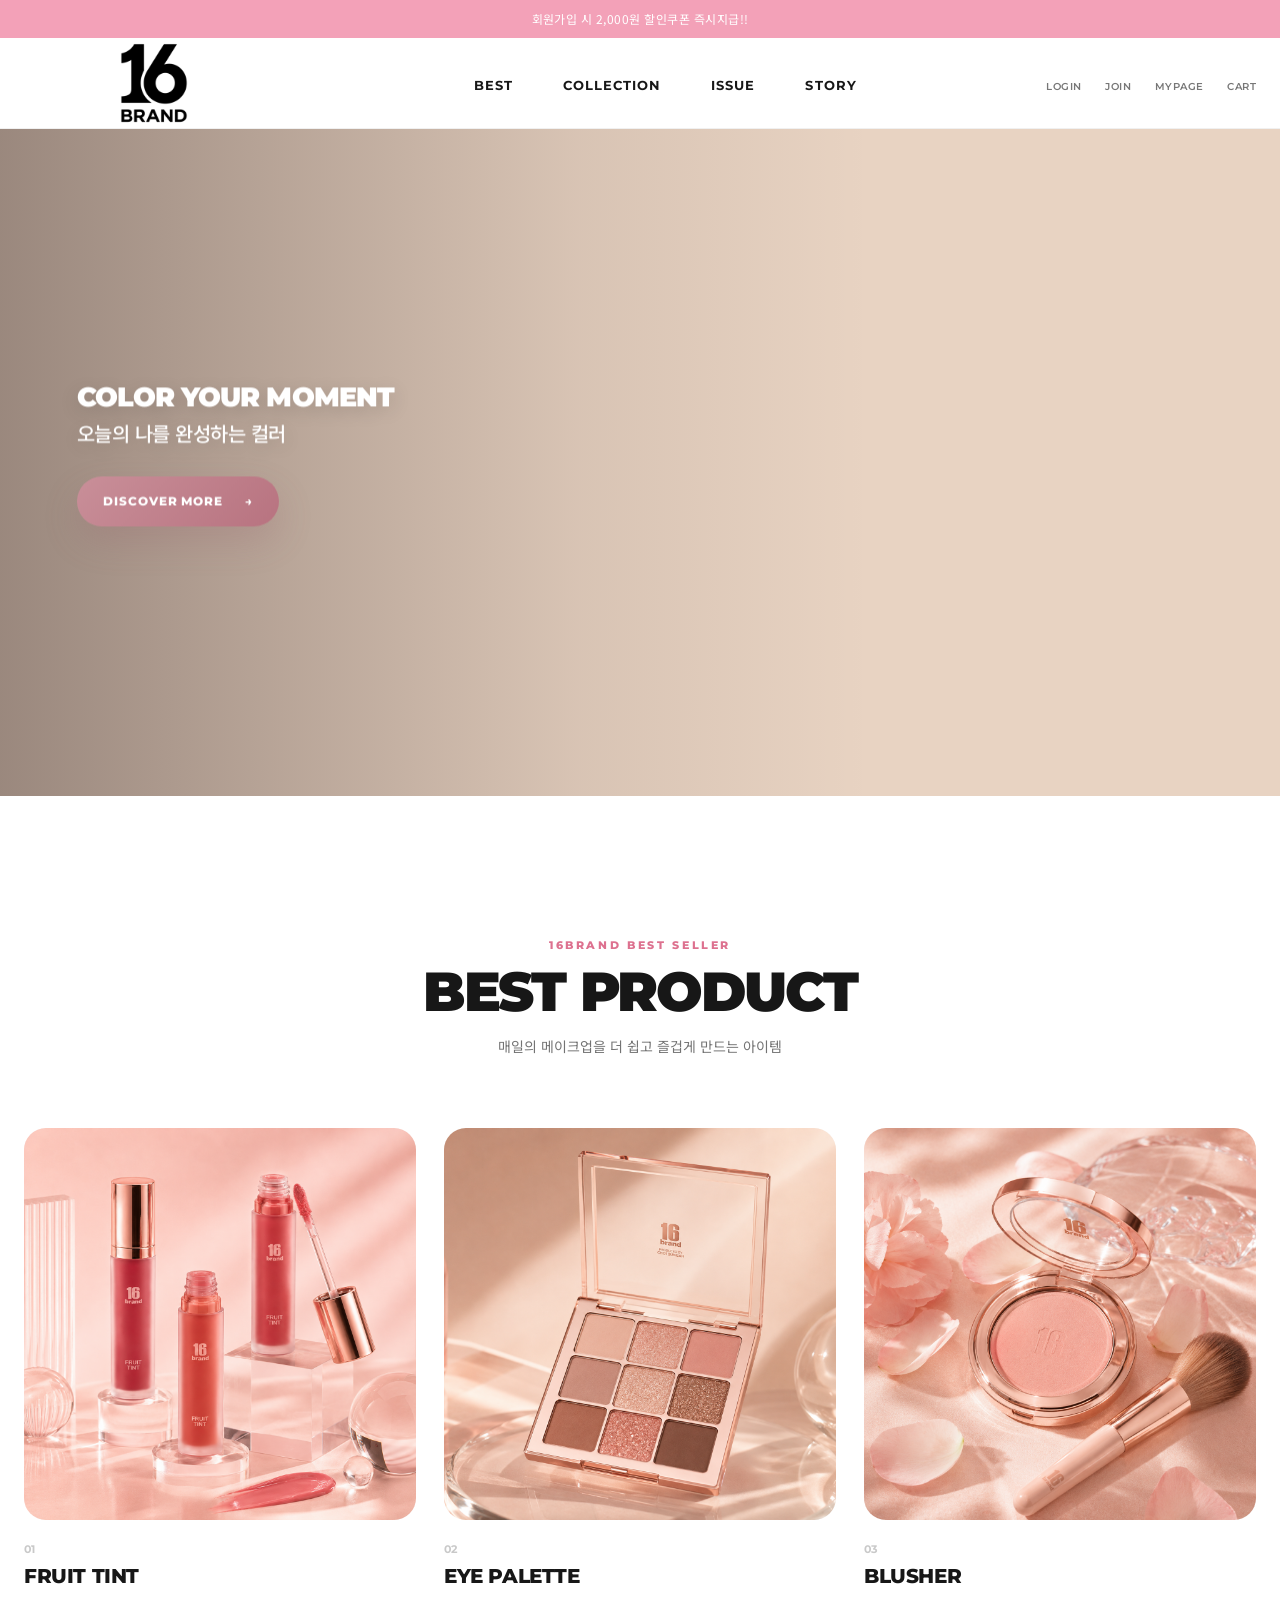
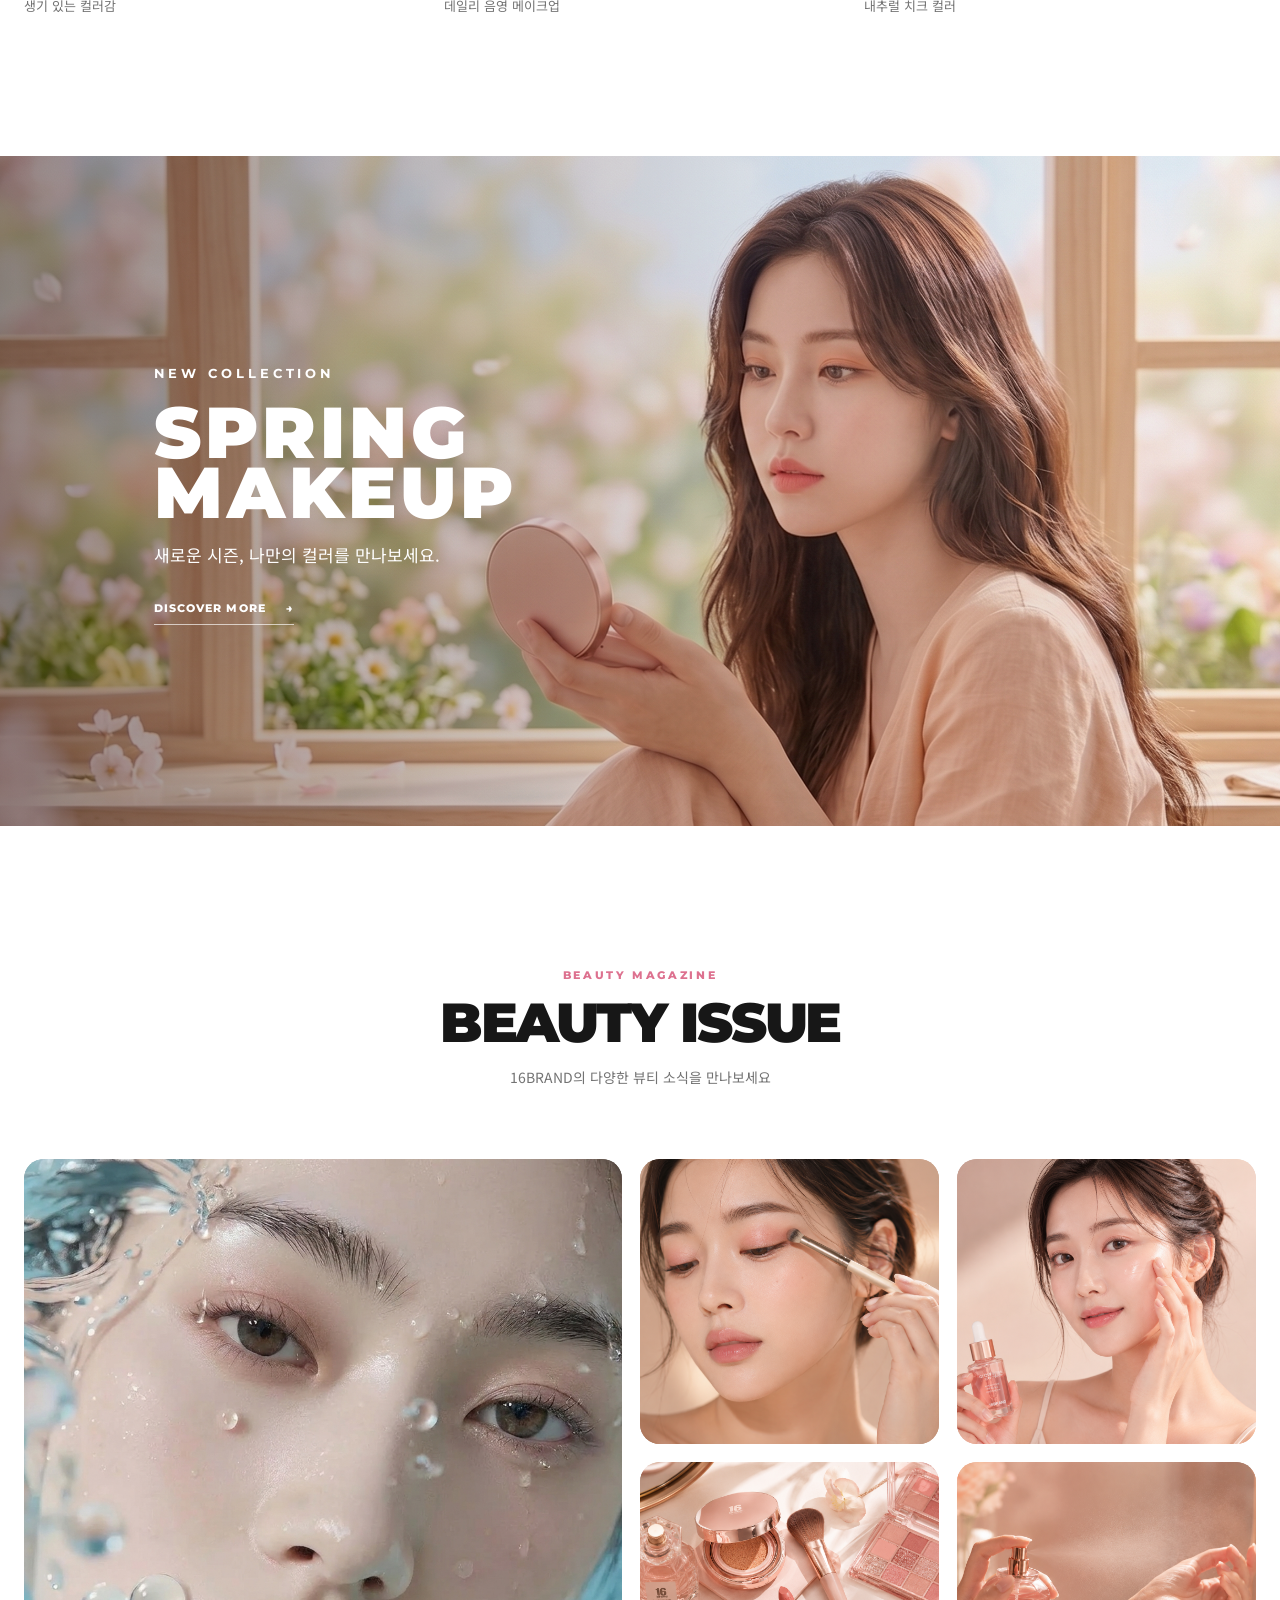
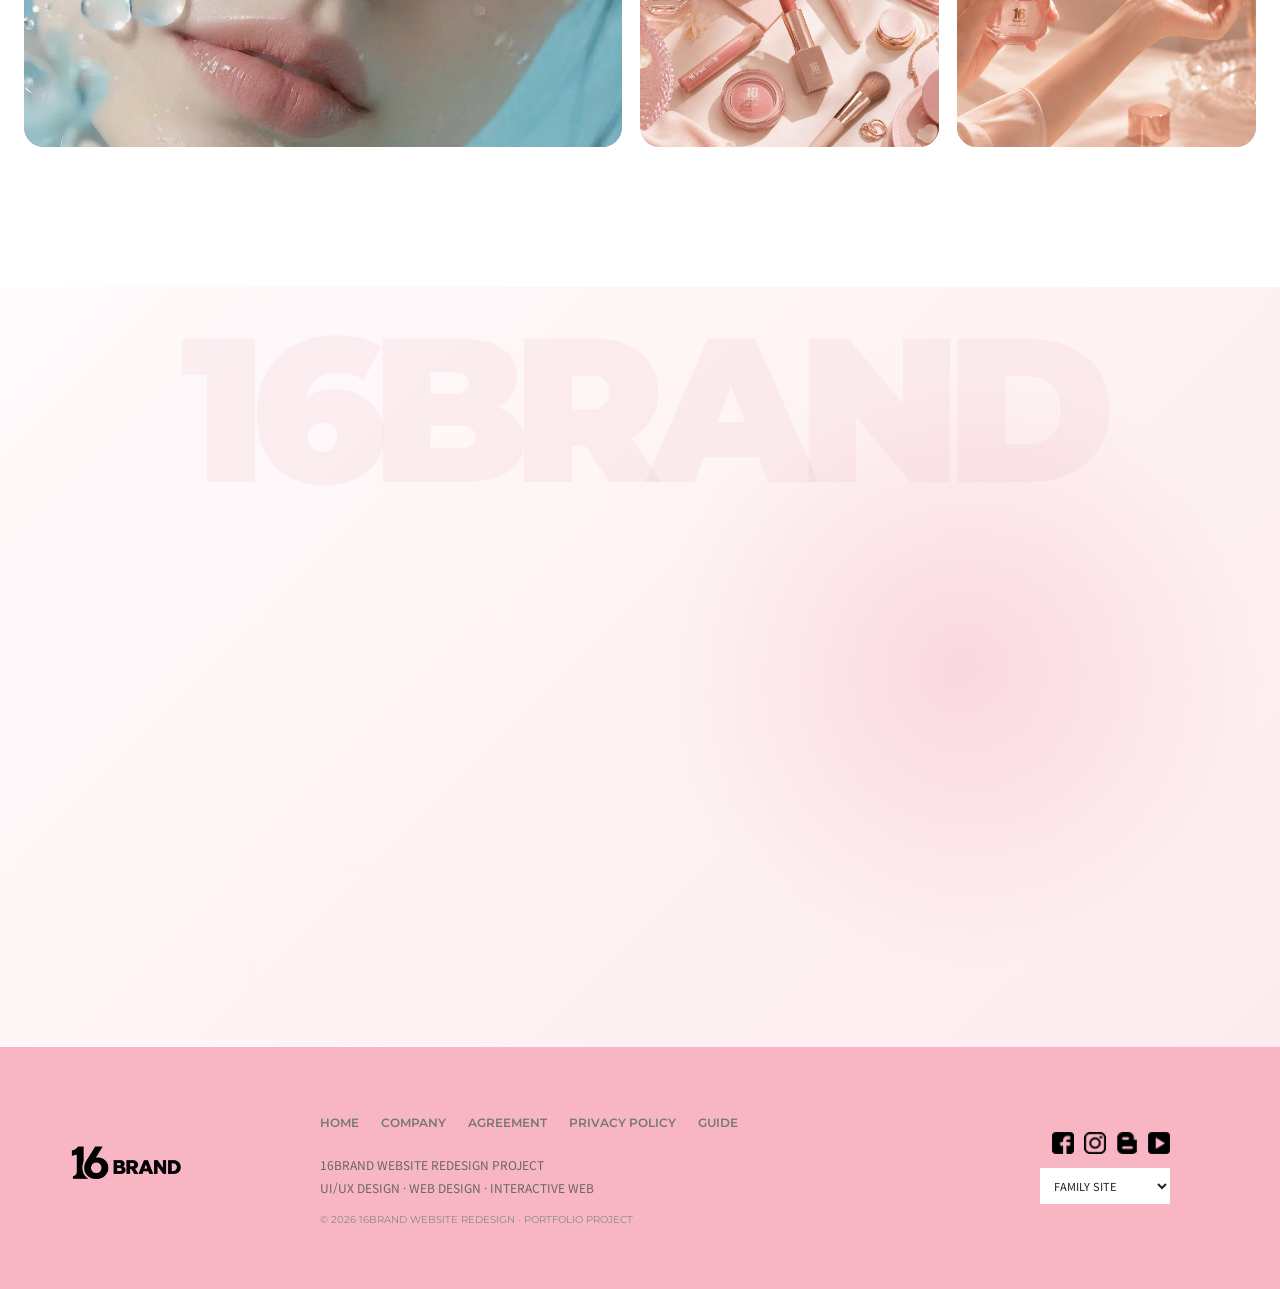
<file: index.html>
<!doctype html>
<html lang="ko">
  <head>
    <meta charset="UTF-8" />
    <meta name="viewport" content="width=device-width, initial-scale=1.0" />
    <meta name="description" content="16BRAND Renewal Project" />
    <title>16BRAND Renewal</title>
    <link rel="preconnect" href="https://fonts.googleapis.com" />
    <link rel="preconnect" href="https://fonts.gstatic.com" crossorigin />
    <link
      href="https://fonts.googleapis.com/css2?family=Montserrat:wght@500;600;700;800;900&family=Noto+Sans+KR:wght@400;500;600;700&display=swap"
      rel="stylesheet"
    />
    <link rel="stylesheet" href="./css/style.css" />
  </head>
  <body>
    <div class="scroll-progress" aria-hidden="true"></div>

    <aside class="top-banner">
      <p>회원가입 시 2,000원 할인쿠폰 즉시지급!!</p>
    </aside>

    <header class="header">
      <div class="header-inner">
        <h1 class="logo">
          <a href="#top"><img src="./images/logo.png" alt="16BRAND" /></a>
        </h1>

        <nav class="gnb" aria-label="주요 메뉴">
          <ul>
            <li><a href="#best">BEST</a></li>
            <li><a href="#collection">COLLECTION</a></li>
            <li><a href="#issue">ISSUE</a></li>
            <li><a href="#story">STORY</a></li>
          </ul>
        </nav>

        <nav class="util-menu" aria-label="유틸 메뉴">
          <ul>
            <li><a href="./login.html">LOGIN</a></li>
            <li><a href="./join.html">JOIN</a></li>
            <li><a href="./login.html">MYPAGE</a></li>
            <li><a href="./cart.html">CART</a></li>
          </ul>
        </nav>

        <button
          class="menu-toggle"
          type="button"
          aria-label="모바일 메뉴 열기"
          aria-expanded="false"
        >
          <span></span><span></span><span></span>
        </button>
      </div>

      <nav class="mobile-menu" aria-hidden="true">
        <a href="#best">BEST</a>
        <a href="#collection">COLLECTION</a>
        <a href="#issue">ISSUE</a>
        <a href="#story">STORY</a>
        <div class="mobile-util">
          <a href="./login.html">LOGIN</a><a href="./join.html">JOIN</a
          ><a href="./login.html">MYPAGE</a><a href="./cart.html">CART</a>
        </div>
      </nav>
    </header>

    <main id="top">
      <section class="hero" aria-label="16브랜드 메인 비주얼">
        <div class="hero-slide">
          <video
            src="./video/main_final.mp4"
            autoplay
            muted
            loop
            playsinline
            preload="auto"
            aria-label="16브랜드 메인 비주얼 영상"
            class="hero-video"
          ></video>
        </div>
        <div class="hero-shade"></div>

        <div class="hero-content">
          <h2 class="hero-copy-title">
            <strong class="hero-line">COLOR YOUR MOMENT</strong>
            <span class="hero-line">오늘의 나를 완성하는 컬러</span>
          </h2>
          <a href="#best" class="btn-primary hero-line"
            >DISCOVER MORE <b>→</b></a
          >
        </div>

        <span class="hero-scroll"></span>
      </section>

      <section id="best" class="best-product section-block">
        <div class="inner">
          <div class="section-title reveal">
            <span class="section-eyebrow">16BRAND BEST SELLER</span>
            <h2>BEST PRODUCT</h2>
            <p>매일의 메이크업을 더 쉽고 즐겁게 만드는 아이템</p>
          </div>

          <div class="product-grid">
            <article
              class="product-card reveal"
              style="--delay: 0.05s"
              data-product="fruit"
            >
              <div class="product-image-wrap">
                <span class="makeup-color-aura" aria-hidden="true"></span>
                <img src="./images/product1.png" alt="16브랜드 프루트 틴트" />
                <div class="product-overlay"><span>SHOP NOW →</span></div>
              </div>
              <span class="product-number">01</span>
              <h3>FRUIT TINT</h3>
              <p>생기 있는 컬러감</p>
            </article>

            <article
              class="product-card reveal"
              style="--delay: 0.18s"
              data-product="eye"
            >
              <div class="product-image-wrap">
                <span class="makeup-color-aura" aria-hidden="true"></span>
                <img src="./images/product2.png" alt="16브랜드 아이 팔레트" />
                <div class="product-overlay"><span>SHOP NOW →</span></div>
              </div>
              <span class="product-number">02</span>
              <h3>EYE PALETTE</h3>
              <p>데일리 음영 메이크업</p>
            </article>

            <article
              class="product-card reveal"
              style="--delay: 0.31s"
              data-product="blusher"
            >
              <div class="product-image-wrap">
                <span class="makeup-color-aura" aria-hidden="true"></span>
                <img src="./images/product3.png" alt="16브랜드 블러셔" />
                <div class="product-overlay"><span>SHOP NOW →</span></div>
              </div>
              <span class="product-number">03</span>
              <h3>BLUSHER</h3>
              <p>내추럴 치크 컬러</p>
            </article>
          </div>
        </div>
      </section>

      <section id="collection" class="collection">
        <span class="collection-light" aria-hidden="true"></span>
        <div class="collection-content reveal">
          <span class="collection-label">NEW COLLECTION</span>
          <h2>
            <span class="collection-word from-left">SPRING</span
            ><span class="collection-word from-right">MAKEUP</span>
          </h2>
          <p>새로운 시즌, 나만의 컬러를 만나보세요.</p>
          <a href="#issue" class="collection-link"
            >DISCOVER MORE <span>→</span></a
          >
        </div>
      </section>

      <section id="issue" class="issue section-block">
        <div class="inner">
          <div class="section-title reveal">
            <span class="section-eyebrow">BEAUTY MAGAZINE</span>
            <h2>BEAUTY ISSUE</h2>
            <p>16BRAND의 다양한 뷰티 소식을 만나보세요</p>
          </div>

          <div class="issue-grid">
            <article
              class="issue-card large reveal"
              style="
                --delay: 0.05s;
                background-image: url('./images/new product.jpeg');
              "
            >
              <div class="issue-info">
                <span>NEW PRODUCT</span>
                <h3>WATER GLOW LOOK</h3>
                <b>VIEW STORY →</b>
              </div>
            </article>
            <article
              class="issue-card reveal"
              style="
                --delay: 0.12s;
                background-image: url('./images/eye_makeup.png');
              "
            >
              <div class="issue-info">
                <span>BEAUTY TIP</span>
                <h3>DAILY EYE MAKEUP</h3>
                <b>READ MORE →</b>
              </div>
            </article>
            <article
              class="issue-card reveal"
              style="
                --delay: 0.19s;
                background-image: url('./images/review.png');
              "
            >
              <div class="issue-info">
                <span>REVIEW</span>
                <h3>REAL COLOR TEST</h3>
                <b>READ MORE →</b>
              </div>
            </article>
            <article
              class="issue-card reveal"
              style="
                --delay: 0.26s;
                background-image: url('./images/cosmetic.png');
              "
            >
              <div class="issue-info">
                <span>EVENT</span>
                <h3>PINK BEAUTY DAY</h3>
                <b>JOIN NOW →</b>
              </div>
            </article>
            <article
              class="issue-card reveal"
              style="
                --delay: 0.33s;
                background-image: url('./images/perfume.png');
              "
            >
              <div class="issue-info">
                <span>Q&amp;A</span>
                <h3>MAKEUP GUIDE</h3>
                <b>READ MORE →</b>
              </div>
            </article>
          </div>
        </div>
      </section>

      <section id="story" class="brand-story">
        <div class="story-watermark" aria-hidden="true">16BRAND</div>
        <div class="story-wrap reveal">
          <div class="story-text">
            <span class="story-label">16BRAND STORY</span>
            <h2 class="story-title">
              <span><em>EASY &amp;</em></span>
              <span><em>FUN</em></span>
              <span><em>MAKEUP</em></span>
            </h2>
            <p>
              누구나 쉽고 재미있게 사용할 수 있는<br />메이크업을 연구합니다.
            </p>

            <button class="btn-dark" id="openVideo" type="button">
              WATCH FILM →
            </button>
          </div>

          <div class="story-image-box">
            <div class="story-circle story-circle-large"></div>
            <span class="story-spark spark-1"></span
            ><span class="story-spark spark-2"></span
            ><span class="story-spark spark-3"></span>
            <img
              src="./images/story_product1.png"
              alt="16브랜드 메이크업 제품"
              class="story-product-image"
            />
          </div>
        </div>
      </section>
    </main>

    <footer class="footer">
      <div class="footer-inner">
        <div class="logo-wrap">
          <img src="./images/logo2.png" alt="16BRAND" />
        </div>
        <div class="info-wrap">
          <nav class="footer-menu">
            <ul>
              <li><a href="#top">HOME</a></li>
              <li><a href="#">COMPANY</a></li>
              <li><a href="#">AGREEMENT</a></li>
              <li><a href="#">PRIVACY POLICY</a></li>
              <li><a href="#">GUIDE</a></li>
            </ul>
          </nav>
          <address class="company-details">
            <p>16BRAND WEBSITE REDESIGN PROJECT</p>
            <p>UI/UX DESIGN · WEB DESIGN · INTERACTIVE WEB</p>
          </address>

          <p class="copyright">
            © 2026 16BRAND WEBSITE REDESIGN · PORTFOLIO PROJECT
          </p>
        </div>
        <div class="right-wrap">
          <div class="sns-icons">
            <a
              href="https://www.facebook.com/16brand"
              target="_blank"
              rel="noreferrer"
              ><img src="./images/fb.png" alt="Facebook"
            /></a>
            <a
              href="https://www.instagram.com/16brand_official/"
              target="_blank"
              rel="noreferrer"
              ><img src="./images/insta.png" alt="Instagram"
            /></a>
            <a href="https://blog.naver.com/" target="_blank" rel="noreferrer"
              ><img src="./images/blog.png" alt="Blog"
            /></a>
            <a href="https://www.youtube.com/" target="_blank" rel="noreferrer"
              ><img src="./images/yoto.png" alt="YouTube"
            /></a>
          </div>
          <select class="family-site" aria-label="패밀리 사이트">
            <option>FAMILY SITE</option>
            <option>CSA COSMIC</option>
          </select>
        </div>
      </div>
    </footer>

    <button class="top-btn" type="button" aria-label="맨 위로 이동">TOP</button>

    <!-- Brand Story Video Modal -->
    <div
      class="video-modal"
      id="videoModal"
      role="dialog"
      aria-modal="true"
      aria-labelledby="videoTitle"
      aria-hidden="true"
    >
      <div class="video-modal-backdrop" data-video-close></div>
      <div class="video-modal-content">
        <h2 class="sr-only" id="videoTitle">16BRAND 브랜드 필름</h2>
        <button
          class="video-close"
          type="button"
          aria-label="영상 닫기"
          data-video-close
        >
          ×
        </button>
        <video id="brandVideo" controls playsinline preload="metadata">
          <source src="./video/16brand_intro_playable.mp4" type="video/mp4" />
        </video>
      </div>
    </div>

    <script src="./js/main.js"></script>
  </body>
</html>
</file>
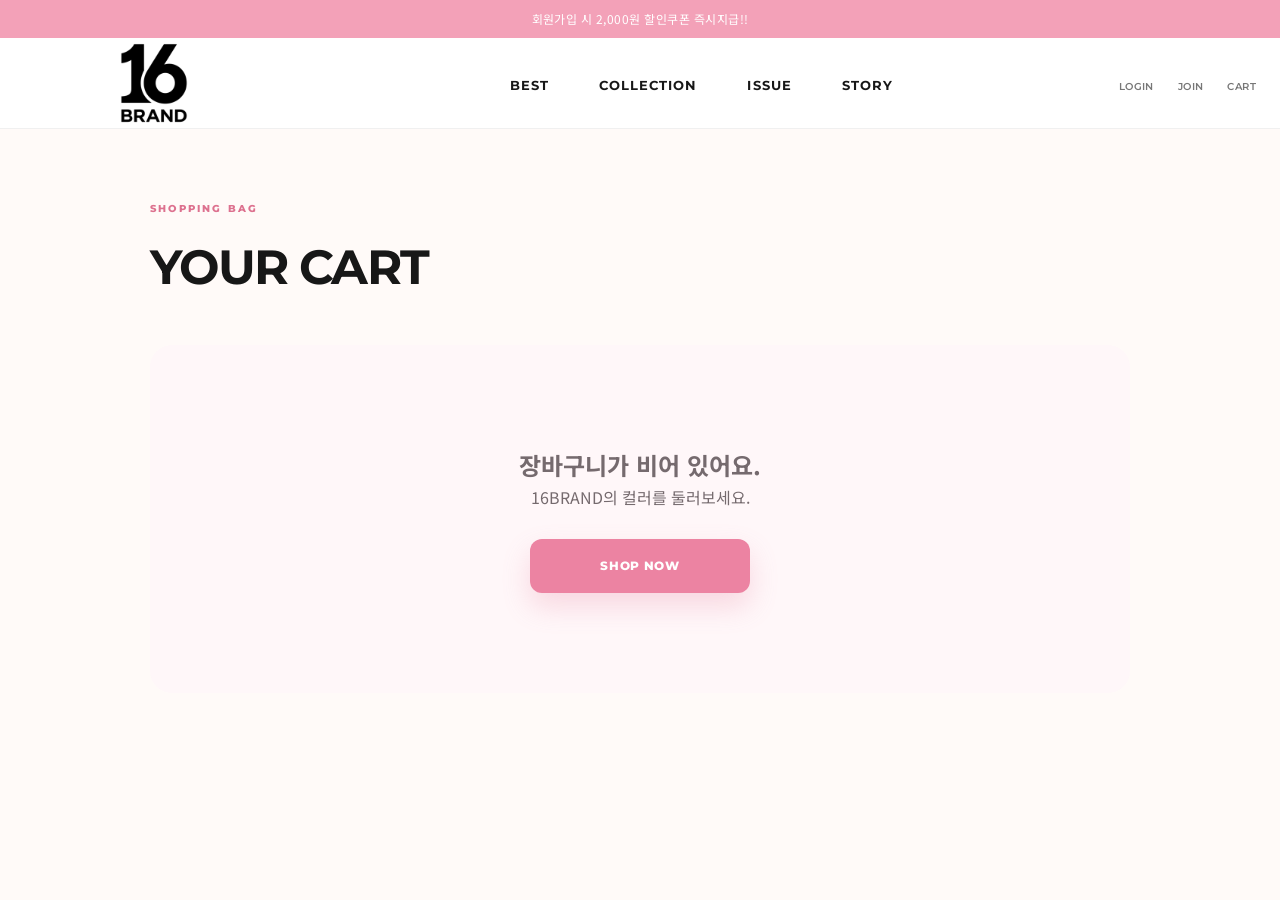
<file: cart.html>
<!doctype html>
<html lang="ko">
<head>
  <meta charset="UTF-8" />
  <meta name="viewport" content="width=device-width, initial-scale=1.0" />
  <title>CART | 16BRAND</title>
  <link rel="preconnect" href="https://fonts.googleapis.com" />
  <link rel="preconnect" href="https://fonts.gstatic.com" crossorigin />
  <link href="https://fonts.googleapis.com/css2?family=Montserrat:wght@500;600;700;800;900&family=Noto+Sans+KR:wght@400;500;600;700&display=swap" rel="stylesheet" />
  <link rel="stylesheet" href="./css/style.css" />
</head>
<body class="subpage-body">
  <aside class="top-banner"><p>회원가입 시 2,000원 할인쿠폰 즉시지급!!</p></aside>
  <header class="header subpage-header">
    <div class="header-inner">
      <h1 class="logo"><a href="./index.html"><img src="./images/logo.png" alt="16BRAND" /></a></h1>
      <nav class="gnb" aria-label="주요 메뉴">
        <ul>
          <li><a href="./index.html#best">BEST</a></li>
          <li><a href="./index.html#collection">COLLECTION</a></li>
          <li><a href="./index.html#issue">ISSUE</a></li>
          <li><a href="./index.html#story">STORY</a></li>
        </ul>
      </nav>
      <nav class="util-menu" aria-label="유틸 메뉴">
        <ul>
          <li><a href="./login.html">LOGIN</a></li>
          <li><a href="./join.html">JOIN</a></li>
          <li><a href="./cart.html">CART</a></li>
        </ul>
      </nav>
    </div>
  </header>

  <main class="cart-shell">
    <span class="product-kicker">SHOPPING BAG</span>
    <h1 class="cart-title">YOUR CART</h1>
    <section id="cartList"></section>
    <aside class="cart-summary" id="cartSummary" hidden>
      <div><span>상품금액</span><strong id="subtotal">₩0</strong></div>
      <div><span>배송비</span><strong>FREE</strong></div>
      <div class="total"><span>TOTAL</span><strong id="totalPrice">₩0</strong></div>
      <button class="shop-primary" type="button" id="checkout">CHECK OUT</button>
    </aside>
  </main>
  <script src="./js/shop.js"></script>
</body>
</html>
</file>
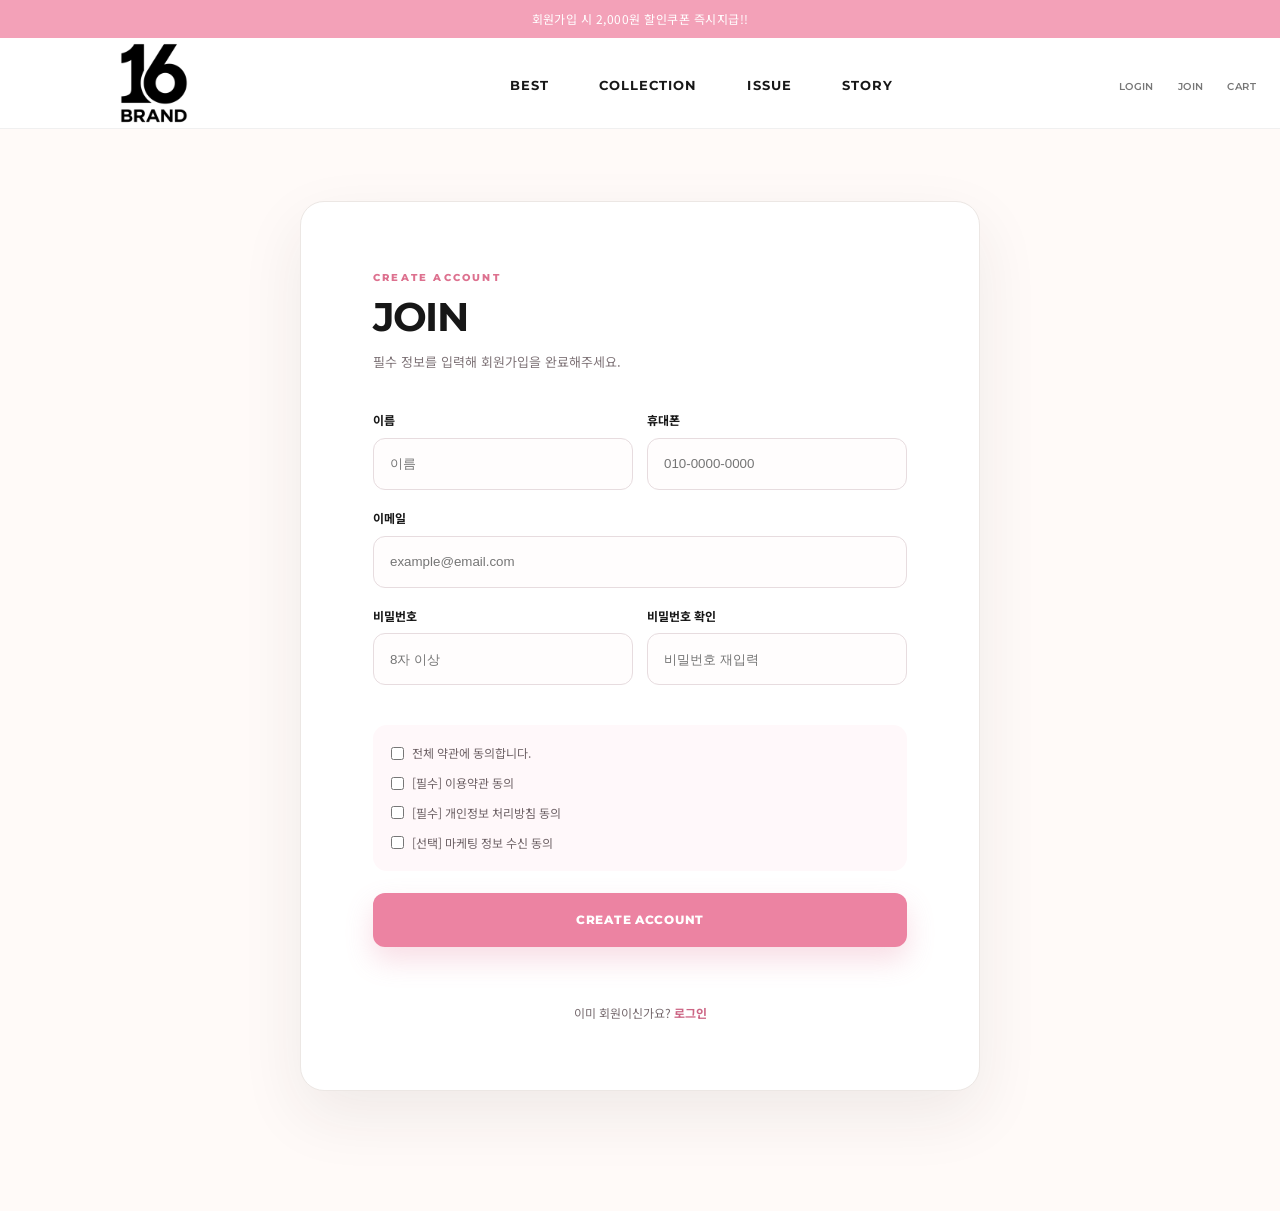
<file: join.html>
<!doctype html>
<html lang="ko">
<head>
  <meta charset="UTF-8" />
  <meta name="viewport" content="width=device-width, initial-scale=1.0" />
  <title>JOIN | 16BRAND</title>
  <link rel="preconnect" href="https://fonts.googleapis.com" />
  <link rel="preconnect" href="https://fonts.gstatic.com" crossorigin />
  <link href="https://fonts.googleapis.com/css2?family=Montserrat:wght@500;600;700;800;900&family=Noto+Sans+KR:wght@400;500;600;700&display=swap" rel="stylesheet" />
  <link rel="stylesheet" href="./css/style.css" />
</head>
<body class="subpage-body">
  <aside class="top-banner"><p>회원가입 시 2,000원 할인쿠폰 즉시지급!!</p></aside>
  <header class="header subpage-header">
    <div class="header-inner">
      <h1 class="logo"><a href="./index.html"><img src="./images/logo.png" alt="16BRAND" /></a></h1>
      <nav class="gnb" aria-label="주요 메뉴">
        <ul>
          <li><a href="./index.html#best">BEST</a></li>
          <li><a href="./index.html#collection">COLLECTION</a></li>
          <li><a href="./index.html#issue">ISSUE</a></li>
          <li><a href="./index.html#story">STORY</a></li>
        </ul>
      </nav>
      <nav class="util-menu" aria-label="유틸 메뉴">
        <ul>
          <li><a href="./login.html">LOGIN</a></li>
          <li><a href="./join.html">JOIN</a></li>
          <li><a href="./cart.html">CART</a></li>
        </ul>
      </nav>
    </div>
  </header>

  <main class="subpage-main">
    <section class="auth-shell">
      <div class="auth-panel">
        <div class="auth-heading">
          <small>CREATE ACCOUNT</small>
          <h1>JOIN</h1>
          <p>필수 정보를 입력해 회원가입을 완료해주세요.</p>
        </div>

        <form class="auth-form" id="joinForm" novalidate>
          <div class="field-row">
            <div class="field">
              <label for="joinName">이름</label>
              <input id="joinName" type="text" placeholder="이름" required />
            </div>
            <div class="field">
              <label for="joinPhone">휴대폰</label>
              <input id="joinPhone" type="tel" placeholder="010-0000-0000" required />
            </div>
          </div>
          <div class="field">
            <label for="joinEmail">이메일</label>
            <input id="joinEmail" type="email" placeholder="example@email.com" required />
          </div>
          <div class="field-row">
            <div class="field">
              <label for="joinPassword">비밀번호</label>
              <input id="joinPassword" type="password" placeholder="8자 이상" minlength="8" required />
            </div>
            <div class="field">
              <label for="joinPasswordConfirm">비밀번호 확인</label>
              <input id="joinPasswordConfirm" type="password" placeholder="비밀번호 재입력" minlength="8" required />
            </div>
          </div>
          <div class="terms-list">
            <label><input id="allTerms" type="checkbox" /> 전체 약관에 동의합니다.</label>
            <label><input class="required-term" type="checkbox" /> [필수] 이용약관 동의</label>
            <label><input class="required-term" type="checkbox" /> [필수] 개인정보 처리방침 동의</label>
            <label><input type="checkbox" /> [선택] 마케팅 정보 수신 동의</label>
          </div>
          <button class="auth-submit" type="submit">CREATE ACCOUNT</button>
          <p class="form-message" id="joinMessage" aria-live="polite"></p>
        </form>
        <p class="auth-links">이미 회원이신가요? <a href="./login.html">로그인</a></p>
      </div>
    </section>
  </main>
  <script src="./js/shop.js"></script>
</body>
</html>
</file>
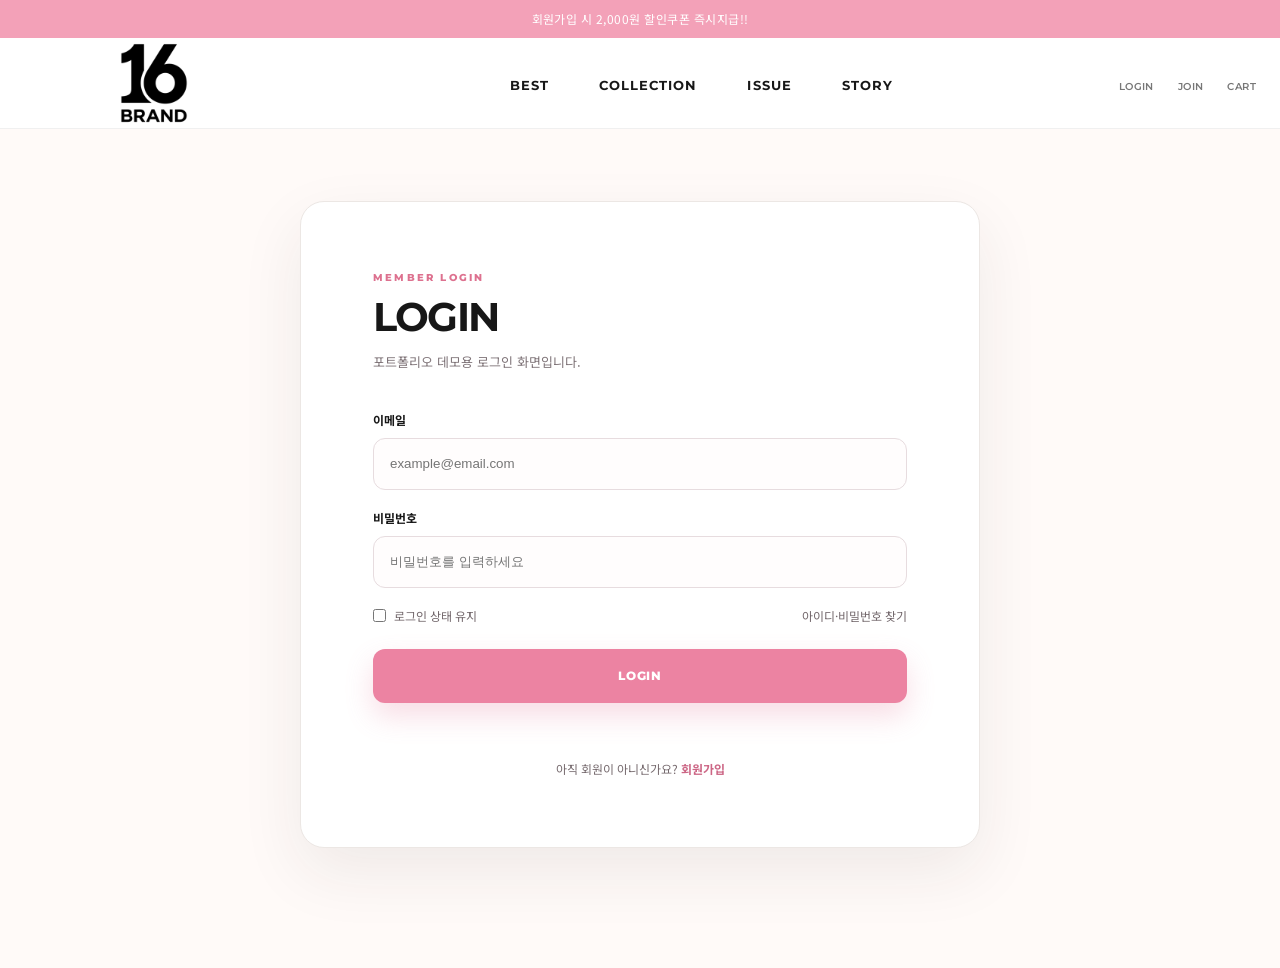
<file: login.html>
<!doctype html>
<html lang="ko">
<head>
  <meta charset="UTF-8" />
  <meta name="viewport" content="width=device-width, initial-scale=1.0" />
  <title>LOGIN | 16BRAND</title>
  <link rel="preconnect" href="https://fonts.googleapis.com" />
  <link rel="preconnect" href="https://fonts.gstatic.com" crossorigin />
  <link href="https://fonts.googleapis.com/css2?family=Montserrat:wght@500;600;700;800;900&family=Noto+Sans+KR:wght@400;500;600;700&display=swap" rel="stylesheet" />
  <link rel="stylesheet" href="./css/style.css" />
</head>
<body class="subpage-body">
  <aside class="top-banner"><p>회원가입 시 2,000원 할인쿠폰 즉시지급!!</p></aside>
  <header class="header subpage-header">
    <div class="header-inner">
      <h1 class="logo"><a href="./index.html"><img src="./images/logo.png" alt="16BRAND" /></a></h1>
      <nav class="gnb" aria-label="주요 메뉴">
        <ul>
          <li><a href="./index.html#best">BEST</a></li>
          <li><a href="./index.html#collection">COLLECTION</a></li>
          <li><a href="./index.html#issue">ISSUE</a></li>
          <li><a href="./index.html#story">STORY</a></li>
        </ul>
      </nav>
      <nav class="util-menu" aria-label="유틸 메뉴">
        <ul>
          <li><a href="./login.html">LOGIN</a></li>
          <li><a href="./join.html">JOIN</a></li>
          <li><a href="./cart.html">CART</a></li>
        </ul>
      </nav>
    </div>
  </header>

  <main class="subpage-main">
    <section class="auth-shell">
      <div class="auth-panel">
        <div class="auth-heading">
          <small>MEMBER LOGIN</small>
          <h1>LOGIN</h1>
          <p>포트폴리오 데모용 로그인 화면입니다.</p>
        </div>

        <form class="auth-form" id="loginForm" novalidate>
          <div class="field">
            <label for="loginEmail">이메일</label>
            <input id="loginEmail" type="email" placeholder="example@email.com" autocomplete="email" required />
          </div>
          <div class="field">
            <label for="loginPassword">비밀번호</label>
            <input id="loginPassword" type="password" placeholder="비밀번호를 입력하세요" autocomplete="current-password" required />
          </div>
          <div class="form-check-row">
            <label><input type="checkbox" /> 로그인 상태 유지</label>
            <a href="#">아이디·비밀번호 찾기</a>
          </div>
          <button class="auth-submit" type="submit">LOGIN</button>
          <p class="form-message" id="loginMessage" aria-live="polite"></p>
        </form>
        <p class="auth-links">아직 회원이 아니신가요? <a href="./join.html">회원가입</a></p>
      </div>
    </section>
  </main>
  <script src="./js/shop.js"></script>
</body>
</html>
</file>
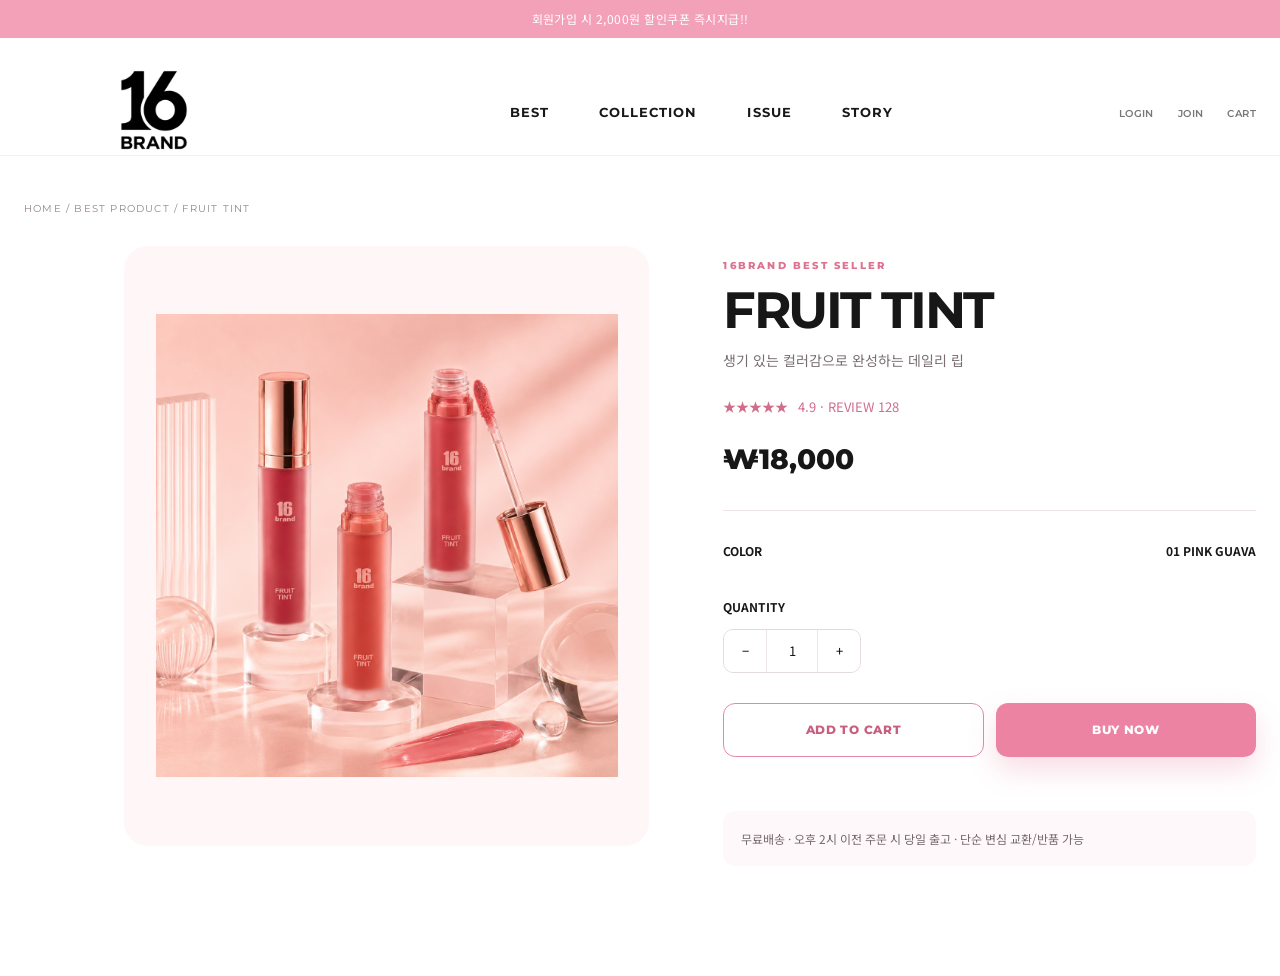
<file: product.html>
<!doctype html>
<html lang="ko">
<head>
  <meta charset="UTF-8" />
  <meta name="viewport" content="width=device-width, initial-scale=1.0" />
  <title>PRODUCT | 16BRAND</title>
  <link rel="preconnect" href="https://fonts.googleapis.com" />
  <link rel="preconnect" href="https://fonts.gstatic.com" crossorigin />
  <link href="https://fonts.googleapis.com/css2?family=Montserrat:wght@500;600;700;800;900&family=Noto+Sans+KR:wght@400;500;600;700&display=swap" rel="stylesheet" />
  <link rel="stylesheet" href="./css/style.css" />
</head>
<body class="product-page">
  <aside class="top-banner"><p>회원가입 시 2,000원 할인쿠폰 즉시지급!!</p></aside>
  <header class="header subpage-header">
    <div class="header-inner">
      <h1 class="logo"><a href="./index.html"><img src="./images/logo.png" alt="16BRAND" /></a></h1>
      <nav class="gnb" aria-label="주요 메뉴">
        <ul>
          <li><a href="./index.html#best">BEST</a></li>
          <li><a href="./index.html#collection">COLLECTION</a></li>
          <li><a href="./index.html#issue">ISSUE</a></li>
          <li><a href="./index.html#story">STORY</a></li>
        </ul>
      </nav>
      <nav class="util-menu" aria-label="유틸 메뉴">
        <ul>
          <li><a href="./login.html">LOGIN</a></li>
          <li><a href="./join.html">JOIN</a></li>
          <li><a href="./cart.html">CART</a></li>
        </ul>
      </nav>
    </div>
  </header>

  <main class="product-detail">
    <p class="product-breadcrumb">HOME / BEST PRODUCT / <span id="breadcrumbName">PRODUCT</span></p>
    <section class="product-layout">
      <div class="product-gallery">
        <div class="product-thumbs" id="productThumbs"></div>
        <div class="product-main-image"><img id="productImage" src="./images/product1.png" alt="16브랜드 제품" /></div>
      </div>

      <div class="product-info">
        <span class="product-kicker">16BRAND BEST SELLER</span>
        <h1 id="productName">FRUIT TINT</h1>
        <p class="product-subtitle" id="productSubtitle">생기 있는 컬러감으로 완성하는 데일리 립</p>
        <div class="product-rating"><span>★★★★★</span><span>4.9 · REVIEW 128</span></div>
        <p class="product-price" id="productPrice">₩18,000</p>

        <div class="option-group">
          <div class="option-label"><span>COLOR</span><span id="selectedColor">01 PINK GUAVA</span></div>
          <div class="color-options" id="colorOptions"></div>
        </div>

        <div class="option-group">
          <div class="option-label"><span>QUANTITY</span></div>
          <div class="quantity-control">
            <button type="button" id="qtyMinus" aria-label="수량 줄이기">−</button>
            <output id="quantity">1</output>
            <button type="button" id="qtyPlus" aria-label="수량 늘리기">+</button>
          </div>
        </div>

        <div class="product-actions">
          <button type="button" class="shop-secondary" id="addCart">ADD TO CART</button>
          <button type="button" class="shop-primary" id="buyNow">BUY NOW</button>
        </div>
        <p class="form-message" id="productMessage" aria-live="polite"></p>
        <div class="product-delivery">무료배송 · 오후 2시 이전 주문 시 당일 출고 · 단순 변심 교환/반품 가능</div>
      </div>
    </section>
</main>
  <script src="./js/shop.js"></script>
</body>
</html>
</file>
<file: css/style.css>
@charset "utf-8";
:root {
  --pink: #f58eac;
  --deep-pink: #dd718f;
  --soft-pink: #fff0f4;
  --ink: #171717;
  --muted: #737373;
  --line: rgba(23, 23, 23, 0.1);
}

* {
  margin: 0;
  padding: 0;
  box-sizing: border-box;
}

html {
  scroll-behavior: smooth;
  scroll-snap-type: y mandatory;
  scroll-padding-top: 90px;
}

body {
  font-family: 'Noto Sans KR', sans-serif;
  color: var(--ink);
  background: #fff;
  line-height: 1.65;
  overflow-x: hidden;
}

ul {
  list-style: none;
}

a {
  color: inherit;
  text-decoration: none;
}

button,
select {
  font: inherit;
}

button {
  border: 0;
  cursor: pointer;
}

img {
  display: block;
  width: 100%;
}

.inner {
  width: min(1280px, calc(100% - 48px));
  margin: 0 auto;
}

.section-block {
  padding: 140px 0;
}

/* Section Wheel Snap
   PC에서 휠을 내리면 각 주요 섹션의 시작점에 부드럽게 맞춰집니다. */
main > section,
.footer {
  scroll-snap-align: start;
  scroll-snap-stop: always;
  scroll-margin-top: 90px;
}

/* Scroll Progress */

.scroll-progress {
  position: fixed;
  left: 0;
  top: 0;
  z-index: 2000;
  width: 0;
  height: 3px;
  background: linear-gradient(90deg, #f3abc1, #f36d9b);
}

/* Top Banner */

.top-banner {
  height: 38px;
  display: flex;
  align-items: center;
  justify-content: center;
  background: #f3a1b8;
  color: #fff;
  font-size: 12px;
  letter-spacing: 0.04em;
}

/* Header */

.header {
  position: sticky;
  top: 0;
  z-index: 1000;
  background: rgba(255, 255, 255, 0.93);
  border-bottom: 1px solid rgba(0, 0, 0, 0.06);
  backdrop-filter: blur(14px);
  transition:
    box-shadow 0.3s ease,
    background 0.3s ease;
}

.header.is-scrolled {
  box-shadow: 0 12px 35px rgba(0, 0, 0, 0.08);
  background: rgba(255, 255, 255, 0.97);
}

/* Header Inner */

.header-inner {
  max-width: 1280px;
  width: auto;
  height: 90px;
  margin: 0 auto;
  padding: 0 24px;
  display: flex;
  align-items: center;
  justify-content: space-between;
}

/* Logo */

.logo img {
  width: 260px;
  height: auto;
}

/* Main Menu */

.gnb ul {
  display: flex;
  align-items: center;
  gap: 50px;
}

.gnb a {
  position: relative;
  font-family: Montserrat, sans-serif;
  font-size: 13px;
  font-weight: 700;
  letter-spacing: 0.08em;
}

.gnb a::after {
  content: '';
  position: absolute;
  left: 50%;
  bottom: -10px;
  width: 0;
  height: 2px;
  background: var(--pink);
  transform: translateX(-50%);
  transition: width 0.3s ease;
}

.gnb a:hover::after {
  width: 100%;
}

/* Utility Menu */

.util-menu ul {
  display: flex;
  align-items: center;
  gap: 24px;
}

.util-menu a {
  font-family: Montserrat, sans-serif;
  font-size: 10px;
  font-weight: 600;
  color: #777;
  letter-spacing: 0.04em;
}

/* Mobile Menu */

.menu-toggle,
.mobile-menu {
  display: none;
}

/* Hero */

.hero {
  position: relative;
  height: min(760px, calc(100vh - 122px));
  min-height: 620px;
  overflow: hidden;
  background: #e8d3c2;
}

.hero-slide,
.slide {
  position: absolute;
  inset: 0;
}

.slide {
  opacity: 0;
  transition: opacity 1.1s ease;
}

.slide.active {
  opacity: 1;
  z-index: 1;
}

.slide img {
  height: 100%;
  object-fit: cover;
  object-position: center;
  transform: scale(1);
  transition: transform 6s ease;
}

.slide.active img {
  transform: scale(1.055);
}

.hero-shade {
  position: absolute;
  inset: 0;
  z-index: 2;
  background: linear-gradient(
    90deg,
    rgba(28, 14, 14, 0.38) 0%,
    rgba(28, 14, 14, 0.08) 45%,
    transparent 68%
  );
}

.hero-content {
  position: absolute;
  left: max(6vw, 42px);
  top: 48%;
  z-index: 3;
  width: min(360px, 30vw);
  color: #fff;
  transform: translateY(-50%);
}

.hero-kicker {
  display: block;
  margin-bottom: 18px;
  font-family: Montserrat, sans-serif;
  font-size: 11px;
  font-weight: 700;
  letter-spacing: 0.3em;
}

.hero-copy-title {
  margin: 0 0 28px;
  font-size: clamp(18px, 1.55vw, 25px);
  font-weight: 500;
  line-height: 1.55;
  letter-spacing: -0.025em;
  text-shadow: 0 5px 20px rgba(0, 0, 0, 0.16);
}

.hero-copy-title span,
.hero-copy-title strong {
  display: block;
}

.hero-copy-title strong {
  margin-top: 5px;
  font-family: Montserrat, sans-serif;
  font-size: clamp(24px, 2.1vw, 34px);
  font-weight: 900;
  letter-spacing: -0.035em;
}

.hero-line {
  opacity: 0;
  transform: translateY(24px);
}

.hero-content.is-animated .hero-line {
  animation: heroTextUp 0.72s cubic-bezier(0.2, 0.75, 0.3, 1) forwards;
}

.hero-content.is-animated .hero-kicker {
  animation-delay: 0.1s;
}

.hero-content.is-animated .hero-copy-title span:nth-child(1) {
  animation-delay: 0.28s;
}

.hero-content.is-animated .hero-copy-title span:nth-child(2) {
  animation-delay: 0.43s;
}

.hero-content.is-animated .hero-copy-title strong {
  animation-delay: 0.58s;
}

.hero-content.is-animated .btn-primary {
  animation-delay: 0.75s;
}

@keyframes heroTextUp {
  to {
    opacity: 1;
    transform: translateY(0);
  }
}

.btn-primary {
  display: inline-flex;
  align-items: center;
  gap: 22px;
  padding: 15px 26px;
  border-radius: 999px;
  background: linear-gradient(135deg, #c98f99, #b87380);
  color: #fff;
  font-family: Montserrat, sans-serif;
  font-size: 12px;
  font-weight: 800;
  letter-spacing: 0.08em;
  box-shadow: 0 15px 35px rgba(151, 92, 104, 0.22);
  transition:
    transform 0.3s ease,
    box-shadow 0.3s ease;
}

.btn-primary b {
  transition: transform 0.3s ease;
}

.btn-primary:hover {
  transform: translateY(-4px);
  box-shadow: 0 20px 40px rgba(151, 92, 104, 0.30);
}

.btn-primary:hover b {
  transform: translateX(6px);
}

.hero-pagination {
  position: absolute;
  z-index: 4;
  left: max(7vw, 48px);
  bottom: 42px;
  display: flex;
  gap: 10px;
}

.hero-dot {
  width: 28px;
  height: 3px;
  border-radius: 99px;
  background: rgba(255, 255, 255, 0.45);
  transition:
    width 0.3s ease,
    background 0.3s ease;
}

.hero-dot.active {
  width: 54px;
  background: #fff;
}

.hero-scroll {
  position: absolute;
  z-index: 4;
  right: 34px;
  bottom: 48px;
  color: #fff;
  font-family: Montserrat, sans-serif;
  font-size: 9px;
  letter-spacing: 0.28em;
  transform: rotate(90deg);
  transform-origin: right bottom;
}

/* Section Title */

.section-title {
  text-align: center;
  margin-bottom: 70px;
}

.section-eyebrow {
  display: block;
  margin-bottom: 10px;
  color: var(--deep-pink);
  font-family: Montserrat, sans-serif;
  font-size: 11px;
  font-weight: 800;
  letter-spacing: 0.24em;
}

.section-title h2 {
  font-family: Montserrat, sans-serif;
  font-size: clamp(40px, 4.3vw, 62px);
  font-weight: 900;
  line-height: 1;
  letter-spacing: -0.04em;
}

.section-title p {
  margin-top: 16px;
  color: var(--muted);
  font-size: 14px;
}

/* Scroll Animation */

.reveal {
  opacity: 0;
  transform: translateY(55px);
  transition:
    opacity 0.85s ease var(--delay, 0s),
    transform 0.85s cubic-bezier(0.2, 0.75, 0.3, 1) var(--delay, 0s);
}

.reveal.show {
  opacity: 1;
  transform: translateY(0);
}

/* Best Product */

.best-product {
  background: #fff;
}

.product-grid {
  display: grid;
  grid-template-columns: repeat(3, 1fr);
  gap: 28px;
}

.product-card {
  position: relative;
  text-align: left;
  cursor: pointer;
}

.product-image-wrap {
  position: relative;
  overflow: hidden;
  border-radius: 22px;
  background: #f8f8f8;
}

.product-image-wrap img {
  aspect-ratio: 1 / 1;
  object-fit: cover;
  transition:
    transform 0.65s cubic-bezier(0.2, 0.7, 0.2, 1),
    filter 0.65s ease;
}

.product-overlay {
  position: absolute;
  inset: 0;
  display: flex;
  align-items: flex-end;
  justify-content: center;
  padding-bottom: 28px;
  background: linear-gradient(transparent 42%, rgba(219, 89, 128, 0.7));
  opacity: 0;
  transition: opacity 0.4s ease;
}

.product-overlay span {
  color: #fff;
  font-family: Montserrat, sans-serif;
  font-size: 12px;
  font-weight: 800;
  letter-spacing: 0.08em;
  transform: translateY(15px);
  transition: transform 0.4s ease;
}

.product-card:hover img {
  transform: scale(1.075);
  filter: saturate(1.06);
}

.product-card:hover .product-overlay {
  opacity: 1;
}

.product-card:hover .product-overlay span {
  transform: translateY(0);
}

.product-number {
  display: block;
  margin-top: 20px;
  color: #c9c9c9;
  font-family: Montserrat, sans-serif;
  font-size: 11px;
  font-weight: 700;
}

.product-card h3 {
  margin-top: 2px;
  font-family: Montserrat, sans-serif;
  font-size: 20px;
  font-weight: 800;
  letter-spacing: -0.02em;
}

.product-card p {
  margin-top: 2px;
  color: var(--muted);
  font-size: 13px;
}

/* Collection */

.collection {
  position: relative;
  min-height: 670px;
  display: flex;
  align-items: center;
  overflow: hidden;
  color: #fff;
  background: url('../images/collection2.png') center / cover no-repeat;
}

.collection::before {
  content: '';
  position: absolute;
  inset: 0;
  background: linear-gradient(
    90deg,
    rgba(34, 18, 18, 0.45),
    rgba(34, 18, 18, 0.06) 60%,
    transparent
  );
}

.collection::after {
  content: '';
  position: absolute;
  inset: 0;
  background: rgba(0, 0, 0, 0.04);
}

.collection-content {
  position: relative;
  z-index: 2;
  margin-left: max(12vw, 70px);
}

.collection-label {
  font-family: Montserrat, sans-serif;
  font-size: 13px;
  font-weight: 700;
  letter-spacing: 0.3em;
}

.collection-content h2 {
  margin: 18px 0;
  font-family: Montserrat, sans-serif;
  font-size: clamp(66px, 8vw, 120px);
  font-weight: 900;
  line-height: 0.84;
  letter-spacing: -0.06em;
}

.collection-word {
  display: block;
}

.collection-content p {
  font-size: 17px;
}

.collection-link {
  display: inline-flex;
  align-items: center;
  gap: 20px;
  margin-top: 30px;
  padding-bottom: 7px;
  border-bottom: 1px solid rgba(255, 255, 255, 0.65);
  font-family: Montserrat, sans-serif;
  font-size: 11px;
  font-weight: 800;
  letter-spacing: 0.1em;
}
.collection h2 .collection-word {
  font-size: 72px !important;
  letter-spacing: 4px;
}

.collection-link span {
  transition: transform 0.3s ease;
}

.collection-link:hover span {
  transform: translateX(6px);
}

.collection-watermark {
  position: absolute;
  right: -25px;
  bottom: -50px;
  z-index: 1;
  color: rgba(255, 255, 255, 0.11);
  font-family: Montserrat, sans-serif;
  font-size: clamp(80px, 12vw, 180px);
  font-weight: 900;
  letter-spacing: -0.06em;
  white-space: nowrap;
}

/* Beauty Issue */

.issue {
  background: #fff;
}

.issue-grid {
  display: grid;
  grid-template-columns: 2fr 1fr 1fr;
  grid-template-rows: 285px 285px;
  gap: 18px;
}

.issue-card {
  position: relative;
  overflow: hidden;
  border-radius: 20px;
  background-size: cover;
  background-position: center;
  cursor: pointer;
}

.issue-card::before {
  content: '';
  position: absolute;
  inset: 0;
  background: linear-gradient(transparent 35%, rgba(13, 8, 10, 0.72));
  opacity: 0;
  transition: opacity 0.45s ease;
}

.issue-card::after {
  content: '';
  position: absolute;
  inset: 0;
  background: inherit;
  background-size: cover;
  background-position: center;
  z-index: -1;
  transition: transform 0.7s ease;
}

.issue-card.large {
  grid-row: span 2;
}

.issue-info {
  position: absolute;
  inset: 0;
  z-index: 2;
  display: flex;
  flex-direction: column;
  justify-content: flex-end;
  padding: 26px;
  color: #fff;
  opacity: 0;
  transform: translateY(18px);
  transition:
    opacity 0.45s ease,
    transform 0.45s ease;
}

.issue-info span {
  font-family: Montserrat, sans-serif;
  font-size: 10px;
  font-weight: 700;
  letter-spacing: 0.2em;
}

.issue-info h3 {
  margin-top: 4px;
  font-family: Montserrat, sans-serif;
  font-size: 22px;
  line-height: 1.1;
}

.issue-info b {
  margin-top: 14px;
  font-family: Montserrat, sans-serif;
  font-size: 10px;
  letter-spacing: 0.08em;
}

.issue-card:hover::before {
  opacity: 1;
}

.issue-card:hover::after {
  transform: scale(1.07);
}

.issue-card:hover .issue-info {
  opacity: 1;
  transform: translateY(0);
}

/* Brand Story */

.brand-story {
  position: relative;
  min-height: 760px;
  padding: 110px 0;
  overflow: hidden;
  background:
    radial-gradient(
      circle at 75% 50%,
      rgba(244, 177, 190, 0.38),
      transparent 29%
    ),
    linear-gradient(135deg, #fffafb 0%, #fdecef 100%);
}

.story-watermark {
  position: absolute;
  top: 20px;
  left: 50%;
  color: rgba(222, 129, 145, 0.08);
  font-family: Montserrat, sans-serif;
  font-size: clamp(7rem, 16vw, 15rem);
  font-weight: 900;
  line-height: 1;
  letter-spacing: -0.08em;
  white-space: nowrap;
  transform: translateX(-50%);
  animation: watermarkMove 10s ease-in-out infinite alternate;
}

@keyframes watermarkMove {
  from {
    transform: translateX(-52%);
  }

  to {
    transform: translateX(-48%);
  }
}

.story-wrap {
  position: relative;
  z-index: 2;
  width: min(1200px, calc(100% - 48px));
  min-height: 530px;
  margin: 0 auto;
  display: grid;
  grid-template-columns: 0.9fr 1.1fr;
  gap: 60px;
  align-items: center;
}

.story-label {
  display: block;
  margin-bottom: 20px;
  color: var(--deep-pink);
  font-family: Montserrat, sans-serif;
  font-size: 11px;
  font-weight: 800;
  letter-spacing: 0.22em;
}

.story-title {
  font-family: Montserrat, sans-serif;
  font-size: clamp(60px, 6.7vw, 104px);
  font-weight: 900;
  line-height: 0.84;
  letter-spacing: -0.065em;
}

.story-title > span {
  display: block;
  overflow: hidden;
}

.story-title em {
  display: block;
  font-style: normal;
  transform: translateY(115%);
  transition: transform 0.78s cubic-bezier(0.2, 0.75, 0.3, 1);
}

.story-title span:nth-child(2) em {
  transition-delay: 0.12s;
}

.story-title span:nth-child(3) em {
  color: #dc8796;
  transition-delay: 0.24s;
}

.story-wrap.show .story-title em {
  transform: translateY(0);
}

.story-text p {
  margin: 28px 0 30px;
  color: #5e5e5e;
  font-size: 16px;
}

.story-image-box {
  position: relative;
  width: min(540px, 100%);
  aspect-ratio: 1 / 1;
  display: flex;
  align-items: center;
  justify-content: center;
}

.story-product-image {
  position: relative;
  z-index: 4;
  width: min(470px, 86%);
  object-fit: contain;
  filter: drop-shadow(0 34px 28px rgba(117, 67, 75, 0.25));
  opacity: 0;
  transform: translate(60px, 30px) scale(0.92);
}

.story-wrap.show .story-product-image {
  animation:
    productEnter 0.9s 0.25s ease forwards,
    storyFloat 4.5s 1.3s ease-in-out infinite;
}

@keyframes productEnter {
  to {
    opacity: 1;
    transform: translate(0, 0) scale(1);
  }
}

@keyframes storyFloat {
  0%,
  100% {
    transform: translateY(0) rotate(-1deg);
  }

  50% {
    transform: translateY(-10px) rotate(1deg);
  }
}

.story-circle {
  position: absolute;
  border-radius: 50%;
  pointer-events: none;
}

.story-circle-large {
  width: 88%;
  aspect-ratio: 1;
  background: linear-gradient(
    145deg,
    rgba(255, 255, 255, 0.98),
    rgba(242, 184, 194, 0.74)
  );
  box-shadow:
    0 35px 80px rgba(186, 103, 117, 0.2),
    inset 0 0 0 1px rgba(255, 255, 255, 0.85);
  animation: circlePulse 5s ease-in-out infinite;
}

.story-circle-small {
  display: none;
}

@keyframes circlePulse {
  50% {
    transform: scale(1.025);
  }
}

.story-spark {
  position: absolute;
  z-index: 5;
  width: 9px;
  height: 9px;
  border-radius: 50%;
  background: #ff7fa9;
  box-shadow: 0 0 18px rgba(255, 127, 169, 0.8);
  animation: sparkle 2.2s ease-in-out infinite;
}

.spark-1 {
  left: 10%;
  top: 25%;
}

.spark-2 {
  right: 15%;
  bottom: 22%;
  animation-delay: 0.7s;
}

.spark-3 {
  right: 3%;
  top: 44%;
  width: 6px;
  height: 6px;
  animation-delay: 1.2s;
}

@keyframes sparkle {
  0%,
  100% {
    opacity: 0.2;
    transform: scale(0.6);
  }

  50% {
    opacity: 1;
    transform: scale(1.3);
  }
}

/* Brand Story Button */

.btn-dark {
  display: inline-flex;
  align-items: center;
  justify-content: center;
  min-width: 180px;
  height: 54px;
  margin-top: 12px;
  padding: 0 28px;
  background: #171717;
  color: #ffffff;
  border: 1px solid #171717;
  border-radius: 0;
  font-family: Montserrat, sans-serif;
  font-size: 13px;
  font-weight: 700;
  letter-spacing: 0.18em;
  text-decoration: none;
  cursor: pointer;
  transition:
    background 0.35s ease,
    color 0.35s ease,
    transform 0.35s ease;
}

.btn-dark:hover {
  background: #ffffff;
  color: #171717;
  transform: translateY(-3px);
}

/* Brand Story Video Modal */

body.modal-open {
  overflow: hidden;
}

.sr-only {
  position: absolute;
  width: 1px;
  height: 1px;
  padding: 0;
  margin: -1px;
  overflow: hidden;
  clip: rect(0, 0, 0, 0);
  white-space: nowrap;
  border: 0;
}

.video-modal {
  position: fixed;
  inset: 0;
  z-index: 3000;
  display: flex;
  align-items: center;
  justify-content: center;
  padding: 40px;
  visibility: hidden;
  opacity: 0;
  transition:
    opacity 0.3s ease,
    visibility 0.3s ease;
}

.video-modal.is-open {
  visibility: visible;
  opacity: 1;
}

.video-modal-backdrop {
  position: absolute;
  inset: 0;
  background: rgba(0, 0, 0, 0.82);
  backdrop-filter: blur(5px);
}

.video-modal-content {
  position: relative;
  z-index: 1;
  width: min(1100px, 100%);
  transform: translateY(18px) scale(0.98);
  transition: transform 0.35s ease;
}

.video-modal.is-open .video-modal-content {
  transform: translateY(0) scale(1);
}

.video-modal video {
  display: block;
  width: 100%;
  max-height: calc(100vh - 80px);
  aspect-ratio: 16 / 9;
  background: #000000;
  box-shadow: 0 24px 70px rgba(0, 0, 0, 0.45);
}

.video-close {
  position: absolute;
  top: -46px;
  right: 0;
  z-index: 2;
  width: 40px;
  height: 40px;
  padding: 0;
  border: 0;
  background: transparent;
  color: #ffffff;
  font-size: 38px;
  font-weight: 300;
  line-height: 1;
  cursor: pointer;
  transition:
    opacity 0.2s ease,
    transform 0.2s ease;
}

.video-close:hover {
  opacity: 0.7;
  transform: rotate(90deg);
}

.video-close:focus-visible,
.btn-dark:focus-visible {
  outline: 3px solid #ffef57;
  outline-offset: 4px;
}

/* Footer */

.footer {
  padding: 60px 0;
  background: #f8b6c5;
}

.footer-inner {
  width: min(1200px, calc(100% - 48px));
  margin: 0 auto;

  display: grid;
  grid-template-columns: 220px 1fr 180px;
  align-items: center;
  column-gap: 60px;
}

.logo-wrap {
  display: flex;
  align-items: center;
}

.logo-wrap img {
  width: 170px;
  height: auto;
}

.info-wrap {
  display: flex;
  flex-direction: column;
}

.footer-menu {
  margin-bottom: 18px;
}

.footer-menu ul {
  display: flex;
  flex-wrap: wrap;
  gap: 22px;
}

.footer-menu a {
  color: #777;
  font-family: 'Montserrat', sans-serif;
  font-size: 12px;
  font-weight: 600;
}

.footer-menu a {
  position: relative;
  display: inline-block;
  padding-bottom: 4px;
}

.footer-menu a::after {
  content: '';
  position: absolute;
  left: 0;
  bottom: 0;
  width: 0;
  height: 1px;
  background: currentColor;
  transition: width 0.3s ease;
}

.footer-menu a:hover::after {
  width: 100%;
}

.company-details {
  color: #666;
  font-style: normal;
  font-size: 12px;
  line-height: 1.75;
}

.company-details p {
  margin-bottom: 2px;
}

.company-details span {
  display: inline-block;
  margin-right: 8px;
}

.copyright {
  margin-top: 12px;
  color: #888;
  font-family: 'Montserrat', sans-serif;
  font-size: 10px;
}

.right-wrap {
  display: flex;
  flex-direction: column;
  align-items: flex-end;
  justify-self: start;
  transform: translateX(-20px);
}

.sns-icons {
  display: flex;
  gap: 10px;
  margin-bottom: 14px;
}

.sns-icons a {
  display: block;
  width: 22px;
}

.sns-icons img {
  width: 100%;
  height: auto;
}

.family-site {
  width: 130px;
  height: 36px;
  padding: 0 10px;
  border: none;
  background: #fff;
  color: #222;
  font-size: 11px;
}

/* Top Button */

.top-btn {
  position: fixed;
  right: 26px;
  bottom: 26px;
  z-index: 900;
  width: 52px;
  height: 52px;
  border-radius: 50%;
  background: #ee7f9f;
  color: #fff;
  font-family: Montserrat, sans-serif;
  font-size: 10px;
  box-shadow: 0 12px 28px rgba(221, 113, 143, 0.28);
  opacity: 0;
  visibility: hidden;
  transition: 0.3s ease;
}

.top-btn.show {
  opacity: 1;
  visibility: visible;
}

/* Tablet */

@media (max-width: 1100px) {
  .header-inner {
    grid-template-columns: 150px 1fr 48px;
  }

  .util-menu {
    display: none;
  }

  .menu-toggle {
    display: flex;
    flex-direction: column;
    gap: 5px;
    justify-self: end;
    background: transparent;
  }

  .menu-toggle span {
    width: 26px;
    height: 2px;
    background: #111;
    transition: 0.3s ease;
  }

  .menu-toggle.is-open span:nth-child(1) {
    transform: translateY(7px) rotate(45deg);
  }

  .menu-toggle.is-open span:nth-child(2) {
    opacity: 0;
  }

  .menu-toggle.is-open span:nth-child(3) {
    transform: translateY(-7px) rotate(-45deg);
  }

  .mobile-menu {
    position: absolute;
    top: 84px;
    left: 0;
    right: 0;
    display: grid;
    grid-template-columns: repeat(4, 1fr);
    gap: 0;
    padding: 0 24px;
    max-height: 0;
    overflow: hidden;
    background: #fff;
    transition:
      max-height 0.4s ease,
      padding 0.4s ease;
  }

  .mobile-menu.is-open {
    max-height: 250px;
    padding-top: 24px;
    padding-bottom: 24px;
    border-top: 1px solid #eee;
  }

  .mobile-menu > a {
    text-align: center;
    font-family: Montserrat, sans-serif;
    font-size: 12px;
    font-weight: 700;
  }

  .mobile-util {
    grid-column: 1 / -1;
    display: flex;
    justify-content: center;
    gap: 22px;
    margin-top: 20px;
    color: #777;
    font-size: 10px;
  }

  .story-wrap {
    gap: 25px;
  }

  .issue-grid {
    grid-template-rows: 240px 240px;
  }
}

/* Mobile */

@media (max-width: 768px) {
  html {
    scroll-snap-type: none;
    scroll-padding-top: 0;
  }

  main > section,
  .footer {
    scroll-snap-align: none;
    scroll-margin-top: 0;
  }

  .inner,
  .header-inner,
  .footer-inner,
  .story-wrap {
    width: min(100% - 32px, 560px);
  }

  .section-block {
    padding: 90px 0;
  }

  .top-banner {
    height: 34px;
    font-size: 10px;
  }

  .header-inner {
    height: 70px;
    grid-template-columns: 100px 1fr 40px;
  }

  .logo img {
    width: 76px;
  }

  .gnb {
    display: none;
  }

  .mobile-menu {
    top: 70px;
    grid-template-columns: 1fr 1fr;
    row-gap: 18px;
  }

  .hero {
    height: 680px;
    min-height: 0;
  }

  .hero-shade {
    background: linear-gradient(
      180deg,
      rgba(20, 10, 10, 0.08),
      rgba(20, 10, 10, 0.5)
    );
  }

  .hero-content {
    left: 24px;
    right: 24px;
    top: auto;
    bottom: 105px;
    width: auto;
    transform: none;
  }

  .hero-content {
    width: min(340px, 72vw);
  }

  .hero-copy-title {
    font-size: 18px;
  }

  .hero-copy-title strong {
    font-size: 27px;
  }

  .hero-pagination {
    left: 24px;
    bottom: 36px;
  }

  .hero-scroll {
    display: none;
  }

  .section-title {
    margin-bottom: 48px;
  }

  .product-grid {
    grid-template-columns: 1fr;
    gap: 45px;
  }

  .collection {
    min-height: 650px;
    background-position: 61% center;
  }

  .collection-content {
    margin: 0 24px;
    align-self: flex-end;
    padding-bottom: 80px;
  }

  .collection-content h2 {
    font-size: clamp(64px, 19vw, 92px);
  }

  .collection-watermark {
    display: none;
  }

  .issue-grid {
    grid-template-columns: 1fr 1fr;
    grid-template-rows: 330px 190px 190px;
  }

  .issue-card.large {
    grid-column: 1 / -1;
    grid-row: auto;
  }

  .issue-info {
    opacity: 1;
    transform: none;
    padding: 18px;
    background: linear-gradient(transparent 45%, rgba(13, 8, 10, 0.7));
  }

  .issue-card::before {
    display: none;
  }
  /* footer */

  .footer {
    padding: 45px 0;
  }

  .footer-inner {
    width: min(100% - 32px, 560px);
    grid-template-columns: 1fr;
    gap: 28px;
  }

  .logo-wrap {
    justify-content: center;
  }

  .logo-wrap img {
    width: 140px;
  }

  .info-wrap {
    text-align: center;
  }

  .footer-menu ul {
    justify-content: center;
    gap: 12px 16px;
  }

  .company-details {
    font-size: 11px;
  }

  .company-details span {
    display: block;
    margin-right: 0;
  }

  .right-wrap {
    width: 130px;
    margin: 0 auto;
    align-items: center;
    justify-self: center;
    transform: none;
  }

  .sns-icons {
    justify-content: center;
  }

  .family-site {
    width: 130px;
  }

  .video-close {
    top: 8px;
    right: 8px;
  }
}

/* Small Mobile */

@media (max-width: 480px) {
  .hero {
    height: 610px;
  }

  .hero-content {
    left: 24px;
    width: min(310px, calc(100% - 48px));
  }

  .hero-copy-title {
    font-size: 16px;
  }

  .hero-copy-title strong {
    font-size: 25px;
  }

  .issue-grid {
    grid-template-columns: 1fr;
    grid-template-rows: 320px repeat(4, 190px);
  }

  .issue-card.large {
    grid-column: auto;
  }

  .footer-menu a {
    font-size: 10px;
  }

  .company-details {
    font-size: 10px;
  }

  .copyright {
    font-size: 9px;
  }
}

/* Reduced Motion */

@media (prefers-reduced-motion: reduce) {
  *,
  *::before,
  *::after {
    animation-duration: 0.01ms !important;
    animation-iteration-count: 1 !important;
    scroll-behavior: auto !important;
    transition-duration: 0.01ms !important;
  }

  .reveal,
  .hero-line,
  .story-product-image {
    opacity: 1 !important;
    transform: none !important;
  }
}

/* =========================================================
   SHOP / AUTH PAGES
========================================================= */
.subpage-body {
  min-height: 100vh;
  background: #fffaf8;
}

.subpage-main {
  padding: 72px 24px 120px;
}

.subpage-header {
  position: sticky;
  top: 0;
}

 .auth-shell {
  width: min(680px, 100%);
  margin: 0 auto;
  overflow: hidden;
  border: 1px solid #ece7e4;
  border-radius: 24px;
  background: #ffffff;
  box-shadow: 0 24px 64px rgba(47, 39, 36, 0.08);
}

.auth-panel {
  padding: 68px 72px;
}

.auth-heading small,
.product-kicker {
  display: block;
  margin-bottom: 10px;
  color: var(--deep-pink);
  font-family: Montserrat, sans-serif;
  font-size: 10px;
  font-weight: 800;
  letter-spacing: 0.22em;
}

.auth-heading h1 {
  font-family: Montserrat, sans-serif;
  font-size: 40px;
  line-height: 1;
  letter-spacing: -0.045em;
}

.auth-heading p {
  margin-top: 14px;
  color: #7f7478;
  font-size: 13px;
}

.auth-form {
  margin-top: 38px;
}

.field {
  margin-bottom: 18px;
}

.field-row {
  display: grid;
  grid-template-columns: 1fr 1fr;
  gap: 14px;
}

.field label {
  display: block;
  margin-bottom: 8px;
  font-size: 12px;
  font-weight: 700;
}

.field input,
.field select {
  width: 100%;
  height: 52px;
  padding: 0 16px;
  border: 1px solid #e7dcdf;
  border-radius: 12px;
  background: #fffdfd;
  color: #242020;
  outline: none;
  transition: border-color 0.2s ease, box-shadow 0.2s ease;
}

.field input:focus,
.field select:focus {
  border-color: #ed8aa7;
  box-shadow: 0 0 0 4px rgba(237, 138, 167, 0.12);
}

.form-check-row {
  margin: 12px 0 24px;
  display: flex;
  align-items: center;
  justify-content: space-between;
  gap: 14px;
  color: #72676b;
  font-size: 12px;
}

.form-check-row label,
.terms-list label {
  display: flex;
  align-items: center;
  gap: 8px;
}

.form-check-row input,
.terms-list input {
  accent-color: #e77f9d;
}

.auth-submit,
.shop-primary,
.shop-secondary {
  width: 100%;
  min-height: 54px;
  display: inline-flex;
  align-items: center;
  justify-content: center;
  border-radius: 12px;
  font-family: Montserrat, 'Noto Sans KR', sans-serif;
  font-size: 12px;
  font-weight: 800;
  letter-spacing: 0.06em;
  transition: transform 0.2s ease, box-shadow 0.2s ease;
}

.auth-submit,
.shop-primary {
  background: #ec83a2;
  color: #fff;
  box-shadow: 0 13px 28px rgba(226, 112, 147, 0.24);
}

.auth-submit:hover,
.shop-primary:hover,
.shop-secondary:hover {
  transform: translateY(-2px);
}

.auth-links {
  margin-top: 24px;
  text-align: center;
  color: #766a6e;
  font-size: 12px;
}

.auth-links a {
  color: #cc6685;
  font-weight: 700;
}

.terms-list {
  margin: 22px 0;
  padding: 18px;
  border-radius: 14px;
  background: #fff8fa;
  color: #6e6266;
  font-size: 12px;
}

.terms-list label + label {
  margin-top: 10px;
}

.form-message {
  min-height: 20px;
  margin-top: 12px;
  color: #cc4f74;
  font-size: 12px;
}

/* Product detail */
.product-page {
  background: #fff;
}

.product-detail {
  width: min(1240px, calc(100% - 48px));
  margin: 0 auto;
  padding: 72px 0 110px;
}

.product-breadcrumb {
  margin-bottom: 28px;
  color: #92868a;
  font-family: Montserrat, sans-serif;
  font-size: 10px;
  letter-spacing: 0.12em;
}

.product-layout {
  display: grid;
  grid-template-columns: minmax(0, 1.08fr) minmax(390px, 0.92fr);
  gap: 74px;
  align-items: start;
}

.product-gallery {
  display: grid;
  grid-template-columns: 82px minmax(0, 1fr);
  gap: 18px;
}

.product-thumbs {
  display: flex;
  flex-direction: column;
  gap: 12px;
}

.product-thumb {
  padding: 6px;
  border: 1px solid transparent;
  border-radius: 12px;
  background: #fff8fa;
}

.product-thumb.active {
  border-color: #e98aa6;
  background: #fff;
}

.product-main-image {
  min-height: 600px;
  display: grid;
  place-items: center;
  overflow: hidden;
  border-radius: 24px;
  background: #fff6f7;
}

.product-main-image img {
  width: 88%;
  height: 88%;
  object-fit: contain;
}

.product-info {
  position: sticky;
  top: 130px;
  padding-top: 12px;
}

.product-info h1 {
  font-family: Montserrat, sans-serif;
  font-size: clamp(38px, 4vw, 56px);
  line-height: 1;
  letter-spacing: -0.05em;
}

.product-subtitle {
  margin-top: 14px;
  color: #796f72;
  font-size: 14px;
}

.product-rating {
  margin-top: 24px;
  display: flex;
  align-items: center;
  gap: 10px;
  color: #d16d8b;
  font-size: 13px;
}

.product-price {
  margin: 18px 0 30px;
  padding-bottom: 28px;
  border-bottom: 1px solid #eee4e6;
  font-family: Montserrat, sans-serif;
  font-size: 28px;
  font-weight: 800;
}

.option-group {
  margin-top: 24px;
}

.option-label {
  display: flex;
  align-items: center;
  justify-content: space-between;
  margin-bottom: 12px;
  font-size: 12px;
  font-weight: 700;
}

.color-options {
  display: flex;
  flex-wrap: wrap;
  gap: 10px;
}

.color-chip {
  min-width: 68px;
  height: 42px;
  padding: 0 13px;
  border: 1px solid #e7dcdf;
  border-radius: 10px;
  background: #fff;
  color: #4f4649;
  font-size: 11px;
}

.color-chip.active {
  border-color: #e47798;
  box-shadow: 0 0 0 2px rgba(228, 119, 152, 0.12);
}

.quantity-control {
  width: 138px;
  height: 44px;
  display: grid;
  grid-template-columns: 42px 1fr 42px;
  border: 1px solid #e5dade;
  border-radius: 10px;
  overflow: hidden;
}

.quantity-control button,
.quantity-control output {
  display: grid;
  place-items: center;
  background: #fff;
  font-size: 13px;
}

.quantity-control output {
  border-left: 1px solid #eee5e7;
  border-right: 1px solid #eee5e7;
}

.product-actions {
  margin-top: 30px;
  display: grid;
  grid-template-columns: 1fr 1fr;
  gap: 12px;
}

.shop-secondary {
  border: 1px solid #e38aa4;
  background: #fff;
  color: #c95f7e;
}

.product-delivery {
  margin-top: 22px;
  padding: 18px;
  border-radius: 12px;
  background: #fff8fa;
  color: #74696d;
  font-size: 12px;
}

.product-sections {
  margin-top: 120px;
}

.product-tabs {
  display: grid;
  grid-template-columns: repeat(3, 1fr);
  border-top: 1px solid #ded4d7;
  border-bottom: 1px solid #ded4d7;
}

.product-tabs a {
  padding: 19px;
  text-align: center;
  font-family: Montserrat, sans-serif;
  font-size: 11px;
  font-weight: 800;
}

.detail-section {
  padding: 90px 0;
  text-align: center;
}

.detail-section + .detail-section {
  border-top: 1px solid #f0e8ea;
}

.detail-section h2 {
  font-family: Montserrat, sans-serif;
  font-size: clamp(34px, 4vw, 54px);
  letter-spacing: -0.04em;
}

.detail-section p {
  max-width: 650px;
  margin: 18px auto 42px;
  color: #7a7073;
  font-size: 14px;
}

.detail-visual {
  min-height: 520px;
  display: grid;
  grid-template-columns: 1fr 1fr;
  overflow: hidden;
  border-radius: 26px;
  background: #fff5f7;
}

.detail-visual img {
  height: 100%;
  object-fit: contain;
}

.detail-copy {
  padding: 60px;
  display: flex;
  flex-direction: column;
  justify-content: center;
  text-align: left;
}

.detail-copy strong {
  font-family: Montserrat, sans-serif;
  font-size: 40px;
  line-height: 1.05;
}

.review-box {
  max-width: 800px;
  margin: 40px auto 0;
  display: grid;
  grid-template-columns: repeat(3, 1fr);
  gap: 14px;
}

.review-box article {
  padding: 24px;
  border: 1px solid #efe4e7;
  border-radius: 16px;
  background: #fff;
  text-align: left;
}

.review-box p {
  margin: 12px 0 0;
}

/* Cart */
.cart-shell {
  width: min(980px, calc(100% - 48px));
  margin: 0 auto;
  padding: 72px 0 120px;
}

.cart-title {
  margin-bottom: 38px;
  font-family: Montserrat, sans-serif;
  font-size: 48px;
  letter-spacing: -0.04em;
}

.cart-item {
  display: grid;
  grid-template-columns: 130px 1fr auto;
  gap: 24px;
  align-items: center;
  padding: 22px 0;
  border-bottom: 1px solid #ece3e5;
}

.cart-item img {
  height: 130px;
  object-fit: contain;
  border-radius: 14px;
  background: #fff6f8;
}

.cart-item h3 {
  font-family: Montserrat, sans-serif;
  font-size: 20px;
}

.cart-summary {
  margin: 40px 0 0 auto;
  width: min(390px, 100%);
  padding: 28px;
  border-radius: 18px;
  background: #fff5f7;
}

.cart-summary div {
  display: flex;
  justify-content: space-between;
  margin: 10px 0;
}

.cart-summary .total {
  margin-top: 20px;
  padding-top: 20px;
  border-top: 1px solid #ead9de;
  font-size: 20px;
  font-weight: 800;
}

.empty-cart {
  padding: 100px 24px;
  border-radius: 22px;
  background: #fff7f9;
  text-align: center;
  color: #756a6e;
}

@media (max-width: 900px) {
  .auth-shell,
  .product-layout {
    grid-template-columns: 1fr;
  }

  .product-info {
    position: static;
  }

  .product-gallery {
    grid-template-columns: 1fr;
  }

  .product-thumbs {
    order: 2;
    flex-direction: row;
  }

  .product-thumb {
    width: 70px;
  }
}

@media (max-width: 640px) {
  .subpage-main,
  .auth-panel {
    padding: 42px 20px 80px;
  }

  .field-row,
  .product-actions,
  .detail-visual,
  .review-box {
    grid-template-columns: 1fr;
  }

  .product-detail {
    width: min(100% - 28px, 1240px);
    padding-top: 38px;
  }

  .product-main-image {
    min-height: 380px;
  }

  .product-tabs {
    grid-template-columns: 1fr;
  }

  .detail-copy {
    padding: 36px 24px;
  }

  .cart-item {
    grid-template-columns: 92px 1fr;
  }

  .cart-item > :last-child {
    grid-column: 2;
  }
}


/* 로그인·회원가입: 왼쪽 이미지 영역 제거 */
.auth-shell {
  display: block;
  grid-template-columns: none;
}

.auth-visual {
  display: none !important;
}

@media (max-width: 720px) {
  .subpage-main {
    padding: 40px 16px 80px;
  }

  .auth-panel {
    padding: 44px 24px;
  }

  .field-row {
    grid-template-columns: 1fr;
  }
}
/* 상품별 긴 상세페이지 이미지 */
.product-detail-page-image {
  margin-top: 80px;
}

.product-detail-page-image img {
  display: block;
  width: min(860px, 100%);
  height: auto;
  margin: 0 auto;
}

.product-tabs.detail-only {
  grid-template-columns: 1fr;
}

/* 데스크톱 메인 비주얼: 원본 비율을 유지해 잘림 없이 표시 */
@media (min-width: 769px) {
  .hero {
    height: auto;
    min-height: 0;
    aspect-ratio: 1738 / 905;
  }

  .slide img,
  .slide.active img {
    object-fit: contain;
    transform: none;
  }
}


/* =========================================================
   MOBILE ONLY - HERO VIDEO + BRAND STORY VIDEO MODAL
   다른 섹션에는 적용하지 않음
========================================================= */
@media (max-width: 768px) {
  .hero {
    height: auto;
    min-height: 0;
    aspect-ratio: 16 / 9;
    background: #a9aa98;
  }

  .hero-slide {
    position: absolute;
    inset: 0;
  }

  .hero-video {
    width: 100%;
    height: 100%;
    display: block;
    object-fit: cover;
    object-position: center center;
  }

  .hero-shade {
    background: linear-gradient(
      90deg,
      rgba(20, 16, 13, 0.34) 0%,
      rgba(20, 16, 13, 0.08) 55%,
      transparent 78%
    );
  }

  .hero-content {
    left: 20px;
    right: auto;
    top: 54%;
    bottom: auto;
    width: min(220px, 56vw);
    transform: translateY(-50%);
  }

  .hero-copy-title {
    margin-bottom: 14px;
    font-size: 12px;
    line-height: 1.35;
  }

  .hero-copy-title strong {
    margin-top: 0;
    font-size: clamp(18px, 5.2vw, 23px);
    line-height: 1.05;
  }

  .hero-content .btn-primary {
    gap: 12px;
    padding: 10px 16px;
    font-size: 9px;
  }

  .video-modal {
    padding: 16px;
  }

  .video-modal-content {
    width: 100%;
    max-width: 720px;
  }

  .video-modal video {
    width: 100%;
    height: auto;
    max-height: calc(100dvh - 64px);
    aspect-ratio: 16 / 9;
    object-fit: contain;
    background: #000;
  }

  .video-close {
    top: -42px;
    right: 0;
  }
}

@media (max-width: 480px) {
  .hero {
    height: auto;
    aspect-ratio: 16 / 9;
  }

  .hero-video {
    object-position: 50% center;
  }

  .hero-content {
    left: 16px;
    top: 56%;
    width: min(205px, 58vw);
  }

  .hero-copy-title {
    font-size: 11px;
  }

  .hero-copy-title strong {
    font-size: clamp(17px, 5.4vw, 21px);
  }

  .video-modal {
    padding: 12px;
  }

  .video-modal-content {
    width: 100%;
  }

  .video-modal video {
    width: 100%;
    height: auto;
    max-height: calc(100dvh - 56px);
    object-fit: contain;
  }
}


/* Desktop hero video only: source-video top black edge crop */
@media (min-width: 769px) {
  .hero-slide {
    position: absolute;
    inset: 0;
    overflow: hidden;
  }

  .hero-video {
    width: 100%;
    height: 100%;
    display: block;
    object-fit: cover;
    object-position: center center;
    transform: scale(1.06);
    transform-origin: center center;
  }
}


@media (max-width: 768px) {
  .hero-slide {
    overflow: hidden;
  }

  .hero-video {
    transform: scale(1.06);
    transform-origin: center center;
  }
}


/* =========================================================
   BEST PRODUCT - MAKEUP COLOR HOVER
========================================================= */
.product-image-wrap .makeup-color-aura {
  position: absolute;
  left: 50%;
  top: 52%;
  width: 62%;
  aspect-ratio: 1;
  z-index: 0;
  border-radius: 46% 54% 58% 42% / 52% 44% 56% 48%;
  opacity: 0;
  filter: blur(24px);
  transform: translate(-50%, -50%) scale(0.55) rotate(-8deg);
  transition:
    opacity 0.5s ease,
    transform 0.75s cubic-bezier(0.18, 0.75, 0.25, 1);
  pointer-events: none;
}

.product-card:nth-child(1) .makeup-color-aura {
  background: radial-gradient(circle at 38% 35%, rgba(255, 184, 157, 0.92), rgba(210, 91, 111, 0.60) 48%, transparent 72%);
}

.product-card:nth-child(2) .makeup-color-aura {
  background: radial-gradient(circle at 42% 40%, rgba(231, 177, 162, 0.92), rgba(169, 112, 112, 0.56) 50%, transparent 73%);
}

.product-card:nth-child(3) .makeup-color-aura {
  background: radial-gradient(circle at 40% 36%, rgba(255, 199, 179, 0.94), rgba(231, 132, 151, 0.58) 49%, transparent 73%);
}

.product-image-wrap > img {
  position: relative;
  z-index: 1;
}

.product-image-wrap .product-overlay {
  z-index: 2;
}

.product-card:hover .makeup-color-aura {
  opacity: 0.9;
  transform: translate(-50%, -50%) scale(1.22) rotate(9deg);
}

/* =========================================================
   PREMIUM INTERACTIONS
   Existing layout/images/products remain unchanged.
========================================================= */

/* Hero: softer staged copy entrance */
.hero-content .hero-line {
  opacity: 0;
}

.hero-content.is-animated .hero-line {
  animation: heroPremiumIn 1.05s cubic-bezier(0.18, 0.72, 0.22, 1) both;
}

.hero-content.is-animated .hero-copy-title strong {
  animation-delay: 0.06s;
}

.hero-content.is-animated .hero-copy-title span {
  animation-delay: 0.20s;
}

.hero-content.is-animated .btn-primary {
  animation-delay: 0.36s;
}

@keyframes heroPremiumIn {
  0% {
    opacity: 0;
    transform: translate3d(-22px, 12px, 0);
    filter: blur(5px);
  }
  55% {
    filter: blur(0);
  }
  100% {
    opacity: 1;
    transform: translate3d(0, 0, 0);
    filter: blur(0);
  }
}

/* BEST PRODUCT: product lifts while cosmetic color blooms behind it */
.product-image-wrap {
  isolation: isolate;
}

.product-image-wrap > img {
  transition:
    transform 0.72s cubic-bezier(0.18, 0.72, 0.22, 1),
    filter 0.6s ease !important;
}

.product-card:hover .product-image-wrap > img {
  transform: translateY(-8px) scale(1.055) !important;
  filter: saturate(1.06) drop-shadow(0 18px 20px rgba(80, 40, 45, 0.12)) !important;
}

.product-card:hover .makeup-color-aura {
  opacity: 0.82;
  transform: translate(-50%, -50%) scale(1.38) rotate(12deg);
}

/* Tiny powder particles */
.makeup-particle {
  --dx: 0px;
  --dy: -60px;
  --size: 5px;
  --delay: 0s;
  position: absolute;
  z-index: 2;
  width: var(--size);
  height: var(--size);
  border-radius: 50%;
  pointer-events: none;
  opacity: 0;
  background: rgba(220, 119, 137, 0.72);
  box-shadow: 0 0 10px rgba(220, 119, 137, 0.25);
  animation: makeupPowder 0.95s cubic-bezier(0.15, 0.65, 0.28, 1) var(--delay) forwards;
}

.makeup-particle[data-tone="1"] {
  background: rgba(184, 126, 120, 0.72);
  box-shadow: 0 0 10px rgba(184, 126, 120, 0.22);
}

.makeup-particle[data-tone="2"] {
  background: rgba(238, 151, 157, 0.72);
  box-shadow: 0 0 10px rgba(238, 151, 157, 0.24);
}

@keyframes makeupPowder {
  0% {
    opacity: 0;
    transform: translate(-50%, -50%) scale(0.3);
  }
  18% {
    opacity: 0.82;
  }
  100% {
    opacity: 0;
    transform: translate(calc(-50% + var(--dx)), calc(-50% + var(--dy))) scale(0.05);
  }
}

/* SPRING MAKEUP: light follows the pointer without altering the artwork */
.collection {
  --light-x: 72%;
  --light-y: 45%;
}

.collection-light {
  position: absolute;
  inset: 0;
  z-index: 1;
  pointer-events: none;
  opacity: 0.18;
  background:
    radial-gradient(
      circle 220px at var(--light-x) var(--light-y),
      rgba(255, 244, 221, 0.76) 0%,
      rgba(255, 225, 213, 0.30) 38%,
      transparent 72%
    );
  mix-blend-mode: screen;
  transition: opacity 0.35s ease;
}

.collection:hover .collection-light {
  opacity: 0.52;
}

.collection-content {
  z-index: 2;
}

@media (hover: none) {
  .makeup-particle {
    display: none;
  }

  .collection-light {
    opacity: 0.24;
    background:
      radial-gradient(
        circle 180px at 72% 42%,
        rgba(255, 244, 221, 0.62),
        transparent 72%
      );
  }

  .product-card .makeup-color-aura {
    opacity: 0.26;
  }
}


/* =========================================================
   BEAUTY ISSUE ONLY - clearly visible editorial interaction
========================================================= */
@media (hover: hover) and (pointer: fine) {
  .issue-card {
    overflow: hidden;
    transition:
      transform .52s cubic-bezier(.18,.76,.22,1),
      box-shadow .52s ease,
      border-radius .52s ease !important;
  }

  .issue-card::before {
    display: block !important;
    z-index: 1 !important;
    opacity: 0 !important;
    background:
      linear-gradient(
        180deg,
        rgba(255,255,255,0) 25%,
        rgba(25,14,18,.08) 52%,
        rgba(25,14,18,.76) 100%
      ) !important;
    transition: opacity .42s ease !important;
    pointer-events: none;
  }

  .issue-card::after {
    transition: transform .75s cubic-bezier(.18,.76,.22,1),
                filter .55s ease !important;
  }

  .issue-info {
    z-index: 3 !important;
    opacity: 0 !important;
    transform: translate3d(0,34px,0) !important;
    transition:
      opacity .38s ease .08s,
      transform .55s cubic-bezier(.18,.76,.22,1) .04s !important;
  }

  .issue-card:hover {
    transform: translateY(-10px) scale(.985) !important;
    box-shadow: 0 28px 55px rgba(45,25,31,.20) !important;
    border-radius: 28px !important;
  }

  .issue-card:hover::before {
    opacity: 1 !important;
  }

  .issue-card:hover::after {
    transform: scale(1.10) !important;
    filter: saturate(1.06) contrast(1.02) !important;
  }

  .issue-card:hover .issue-info {
    opacity: 1 !important;
    transform: translate3d(0,0,0) !important;
  }
}

/* Mobile/touch stays exactly in its existing readable state. */
@media (hover: none), (max-width: 768px) {
  .issue-card .issue-info::after {
    content: none !important;
  }
}


/* WATCH FILM button only */
#openVideo.btn-dark {
  position: relative;
  overflow: hidden;
  isolation: isolate;
  color: #fff !important;
  border: 1px solid rgba(255,255,255,.58) !important;
  background: linear-gradient(135deg, #d895a2 0%, #c47d8c 48%, #aa6676 100%) !important;
  box-shadow:
    0 14px 30px rgba(151, 92, 104, .24),
    inset 0 1px 0 rgba(255,255,255,.38) !important;
  transition:
    transform .38s cubic-bezier(.18,.76,.22,1),
    box-shadow .38s ease,
    filter .38s ease !important;
}

#openVideo.btn-dark::before {
  content: '';
  position: absolute;
  top: -80%;
  left: -45%;
  width: 32%;
  height: 260%;
  z-index: -1;
  pointer-events: none;
  background: linear-gradient(
    90deg,
    transparent,
    rgba(255,255,255,.52),
    transparent
  );
  transform: rotate(20deg) translateX(-220%);
  transition: transform .72s cubic-bezier(.18,.76,.22,1);
}

#openVideo.btn-dark:hover {
  color: #fff !important;
  background: linear-gradient(135deg, #df9eaa 0%, #c77d8d 48%, #a95f71 100%) !important;
  transform: translateY(-4px) !important;
  filter: saturate(1.04);
  box-shadow:
    0 20px 40px rgba(151, 92, 104, .34),
    0 0 0 5px rgba(201,143,153,.11),
    inset 0 1px 0 rgba(255,255,255,.42) !important;
}

#openVideo.btn-dark:hover::before {
  transform: rotate(20deg) translateX(620%);
}

#openVideo.btn-dark:active {
  transform: translateY(-1px) scale(.985) !important;
}
</file>
